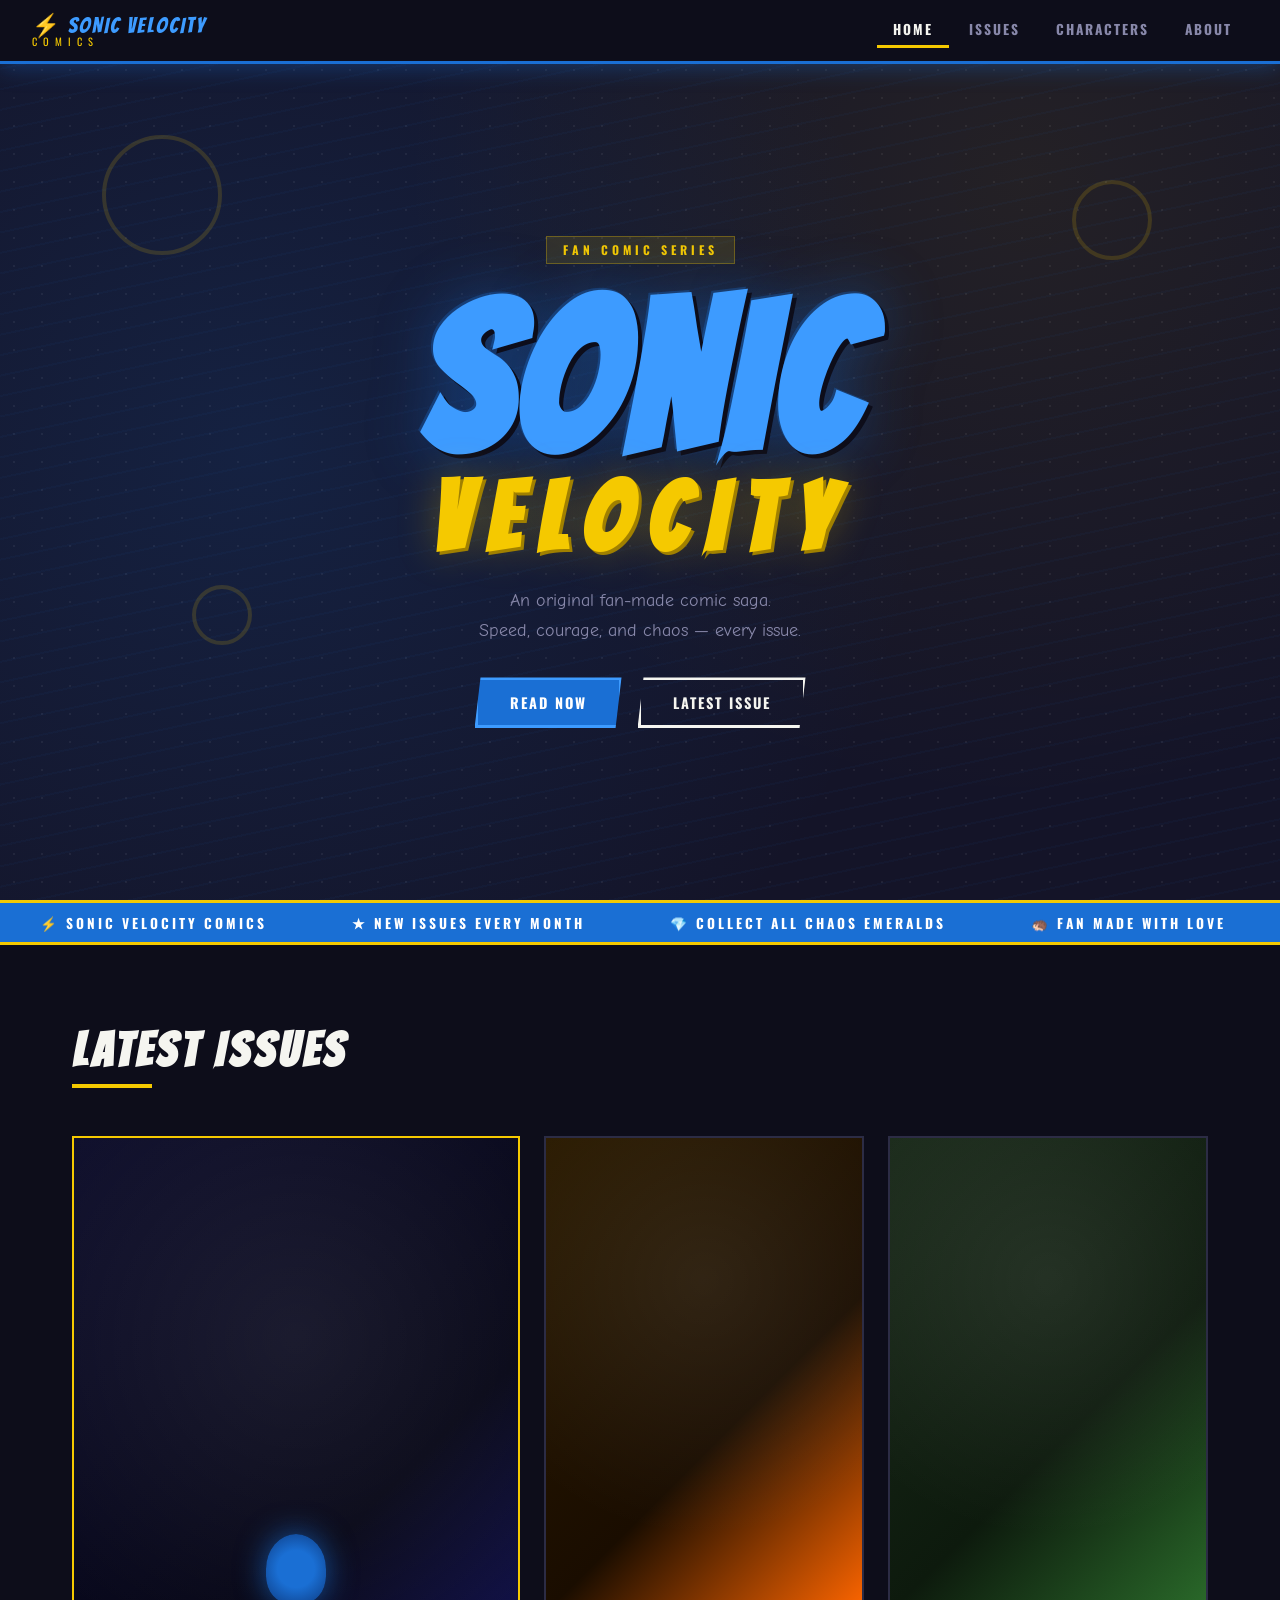
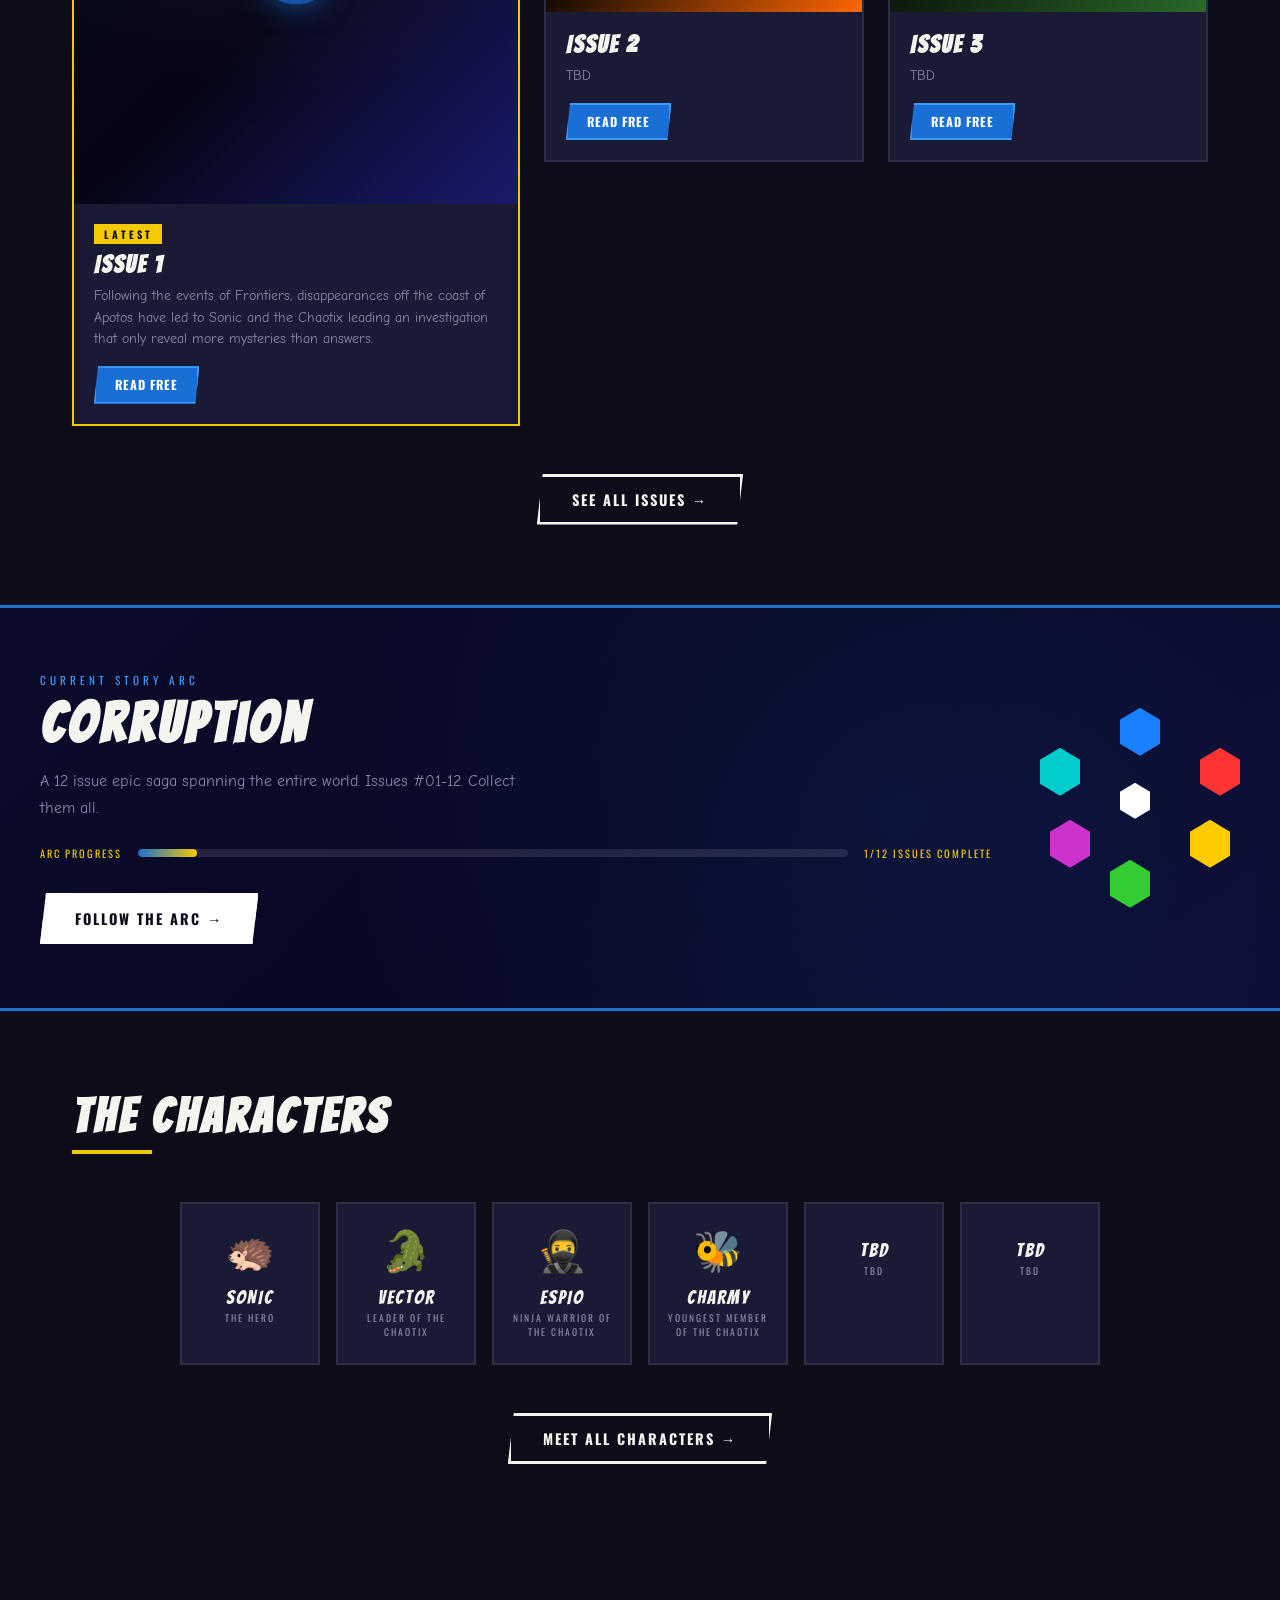
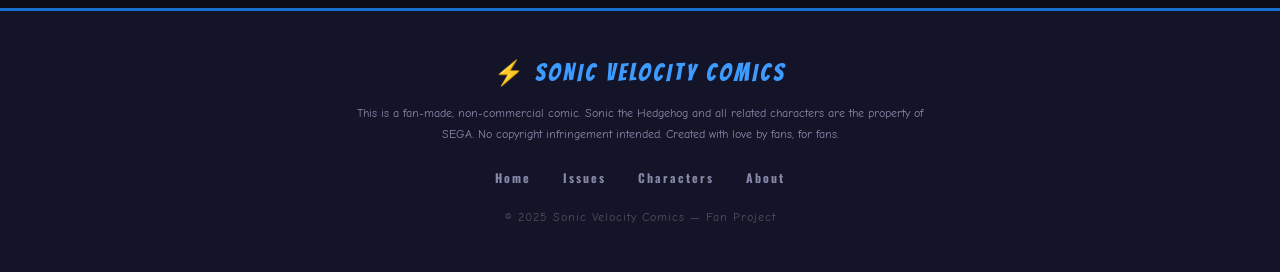
<file: index.html>
<!DOCTYPE html>
<html lang="en">
<head>
  <meta charset="UTF-8" />
  <meta name="viewport" content="width=device-width, initial-scale=1.0"/>
  <title>Sonic Velocity Comics</title>
  <link rel="stylesheet" href="style.css" />
  <link href="https://fonts.googleapis.com/css2?family=Bangers&family=Oswald:wght@400;700&family=Comic+Neue:wght@400;700&display=swap" rel="stylesheet"/>
</head>
<body>

<!-- NAVIGATION -->
<nav class="navbar">
  <div class="nav-logo">
    <span class="logo-text">⚡ SONIC VELOCITY</span>
    <span class="logo-sub">COMICS</span>
  </div>
  <ul class="nav-links">
    <li><a href="index.html" class="nav-link active">HOME</a></li>
    <li><a href="issues.html" class="nav-link">ISSUES</a></li>
    <li><a href="characters.html" class="nav-link">CHARACTERS</a></li>
    <li><a href="about.html" class="nav-link">ABOUT</a></li>
  </ul>
  <div class="nav-burger" onclick="toggleMenu()">
    <span></span><span></span><span></span>
  </div>
</nav>

<!-- HERO -->
<section class="hero">
  <div class="halftone-bg"></div>
  <div class="speed-lines"></div>
  <div class="hero-content">
    <div class="hero-badge">FAN COMIC SERIES</div>
    <h1 class="hero-title">
      <span class="title-line1">SONIC</span>
      <span class="title-line2">VELOCITY</span>
    </h1>
    <p class="hero-sub">An original fan-made comic saga.<br>Speed, courage, and chaos — every issue.</p>
    <div class="hero-btns">
      <a href="issues.html" class="btn btn-primary">READ NOW</a>
      <a href="issues.html#latest" class="btn btn-outline">LATEST ISSUE</a>
    </div>
  </div>
  <div class="hero-rings">
    <div class="ring ring1"></div>
    <div class="ring ring2"></div>
    <div class="ring ring3"></div>
  </div>
</section>

<!-- MARQUEE -->
<div class="marquee-bar">
  <div class="marquee-track">
    <span>⚡ SONIC VELOCITY COMICS</span>
    <span>★ NEW ISSUES EVERY MONTH</span>
    <span>💎 COLLECT ALL CHAOS EMERALDS</span>
    <span>🦔 FAN MADE WITH LOVE</span>
    <span>⚡ SONIC VELOCITY COMICS</span>
    <span>★ NEW ISSUES EVERY MONTH</span>
    <span>💎 COLLECT ALL CHAOS EMERALDS</span>
    <span>🦔 FAN MADE WITH LOVE</span>
  </div>
</div>

<!-- LATEST ISSUES PREVIEW -->
<section class="section issues-preview">
  <div class="section-header">
    <h2 class="section-title">LATEST ISSUES</h2>
    <div class="title-bar"></div>
  </div>
  <div class="issues-grid">

    <div class="issue-card featured">
      <div class="issue-num">#01</div>
      <div class="issue-cover">
        <div class="cover-art cover5">
          <div class="cover-sonic"></div>
          <div class="cover-rings-deco"></div>
        </div>
      </div>
      <div class="issue-info">
        <div class="issue-tag">LATEST</div>
        <h3 class="issue-title">Issue 1</h3>
        <p class="issue-desc">Following the events of Frontiers, disappearances off the coast of Apotos have led to Sonic and the Chaotix leading an investigation that only reveal more mysteries than answers. 
</p>
        <a href="issues.html#issue5" class="btn btn-small">READ FREE</a>
      </div>
    </div>

    <div class="issue-card">
      <div class="issue-num">#02</div>
      <div class="issue-cover">
        <div class="cover-art cover4"></div>
      </div>
      <div class="issue-info">
        <h3 class="issue-title">Issue 2</h3>
        <p class="issue-desc">TBD</p>
        <a href="issues.html#issue4" class="btn btn-small">READ FREE</a>
      </div>
    </div>

    <div class="issue-card">
      <div class="issue-num">#03</div>
      <div class="issue-cover">
        <div class="cover-art cover3"></div>
      </div>
      <div class="issue-info">
        <h3 class="issue-title">Issue 3</h3>
        <p class="issue-desc">TBD</p>
        <a href="issues.html#issue3" class="btn btn-small">READ FREE</a>
      </div>
    </div>

  </div>
  <div class="see-all-wrap">
    <a href="issues.html" class="btn btn-outline">SEE ALL ISSUES →</a>
  </div>
</section>

<!-- STORY ARC BANNER -->
<section class="arc-banner">
  <div class="arc-inner">
    <div class="arc-text">
      <div class="arc-label">CURRENT STORY ARC</div>
      <h2 class="arc-title">Corruption</h2>
      <p class="arc-desc">A 12 issue epic saga spanning the entire world. Issues #01-12. Collect them all.</p>
      <div class="arc-progress">
        <span class="arc-prog-label">ARC PROGRESS</span>
        <div class="prog-bar-wrap">
          <div class="prog-bar" style="width: 8.3333%"></div>
        </div>
        <span class="arc-prog-label">1/12 ISSUES COMPLETE</span>
      </div>
      <a href="issues.html" class="btn btn-white">FOLLOW THE ARC →</a>
    </div>
    <div class="arc-visual">
      <div class="chaos-emerald e1"></div>
      <div class="chaos-emerald e2"></div>
      <div class="chaos-emerald e3"></div>
      <div class="chaos-emerald e4"></div>
      <div class="chaos-emerald e5"></div>
      <div class="chaos-emerald e6"></div>
      <div class="chaos-emerald e7"></div>
    </div>
  </div>
</section>

<!-- CHARACTERS TEASER -->
<section class="section chars-teaser">
  <div class="section-header">
    <h2 class="section-title">The Characters</h2>
    <div class="title-bar"></div>
  </div>
  <div class="chars-row">
    <a href="characters.html#sonic" class="char-thumb">
      <div class="char-icon sonic-icon">🦔</div>
      <div class="char-name">SONIC</div>
      <div class="char-role">THE HERO</div>
    </a>
    <a href="characters.html#tails" class="char-thumb">
      <div class="char-icon tails-icon">🐊</div>
      <div class="char-name">VECTOR</div>
      <div class="char-role">LEADER OF THE CHAOTIX</div>
    </a>
    <a href="characters.html#knuckles" class="char-thumb">
      <div class="char-icon knux-icon">🥷</div>
      <div class="char-name">ESPIO</div>
      <div class="char-role">NINJA WARRIOR OF THE CHAOTIX</div>
    </a>
    <a href="characters.html#amy" class="char-thumb">
      <div class="char-icon amy-icon">🐝</div>
      <div class="char-name">CHARMY</div>
      <div class="char-role">YOUNGEST MEMBER OF THE CHAOTIX</div>
    </a>
    <a href="characters.html#shadow" class="char-thumb">
      <div class="char-icon shadow-icon"></div>
      <div class="char-name">TBD</div>
      <div class="char-role">TBD</div>
    </a>
    <a href="characters.html#eggman" class="char-thumb">
      <div class="char-icon egg-icon"></div>
      <div class="char-name">TBD</div>
      <div class="char-role">TBD</div>
    </a>
  </div>
  <div class="see-all-wrap">
    <a href="characters.html" class="btn btn-outline">MEET ALL CHARACTERS →</a>
  </div>
</section>

<!-- FOOTER -->
<footer class="footer">
  <div class="footer-inner">
    <div class="footer-logo">⚡ SONIC VELOCITY COMICS</div>
    <p class="footer-disclaimer">This is a fan-made, non-commercial comic. Sonic the Hedgehog and all related characters are the property of SEGA. No copyright infringement intended. Created with love by fans, for fans.</p>
    <div class="footer-links">
      <a href="index.html">Home</a>
      <a href="issues.html">Issues</a>
      <a href="characters.html">Characters</a>
      <a href="about.html">About</a>
    </div>
    <p class="footer-copy">© 2025 Sonic Velocity Comics — Fan Project</p>
  </div>
</footer>

<script src="script.js"></script>
</body>
</html>
</file>
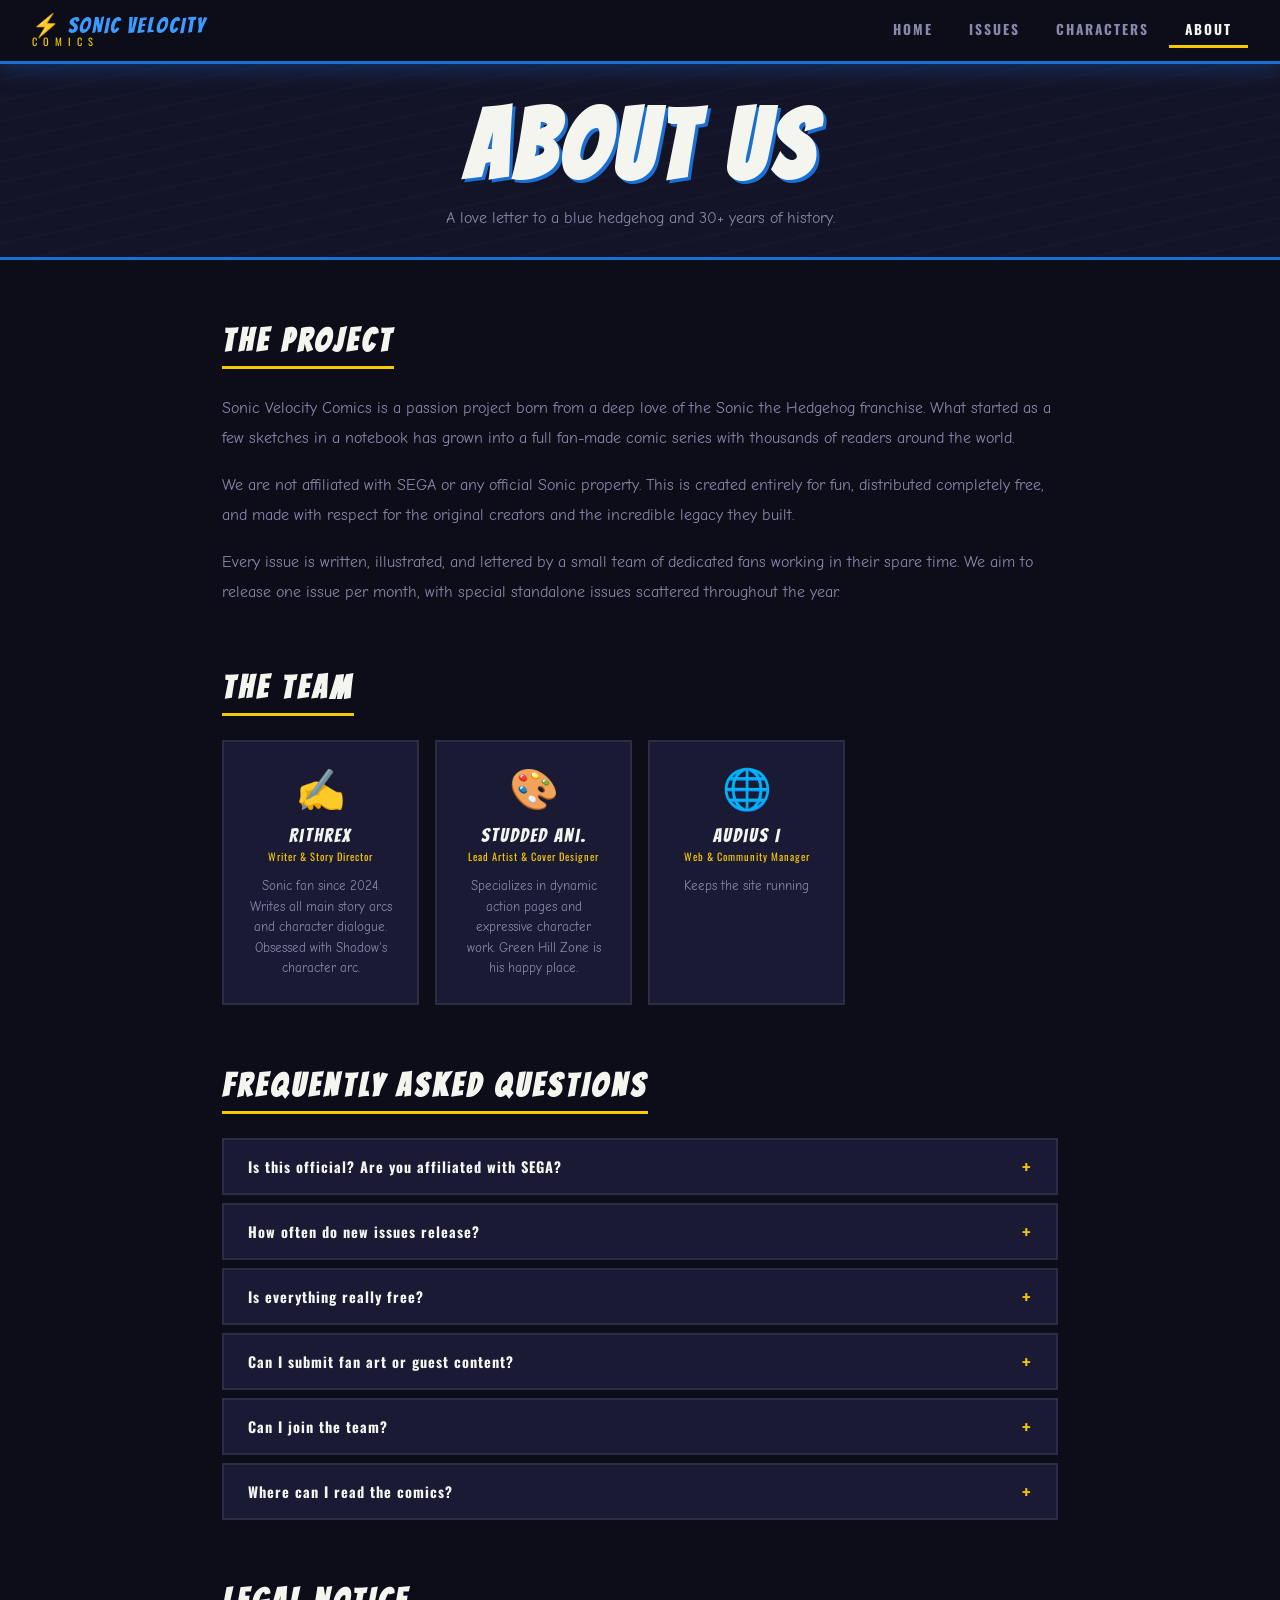
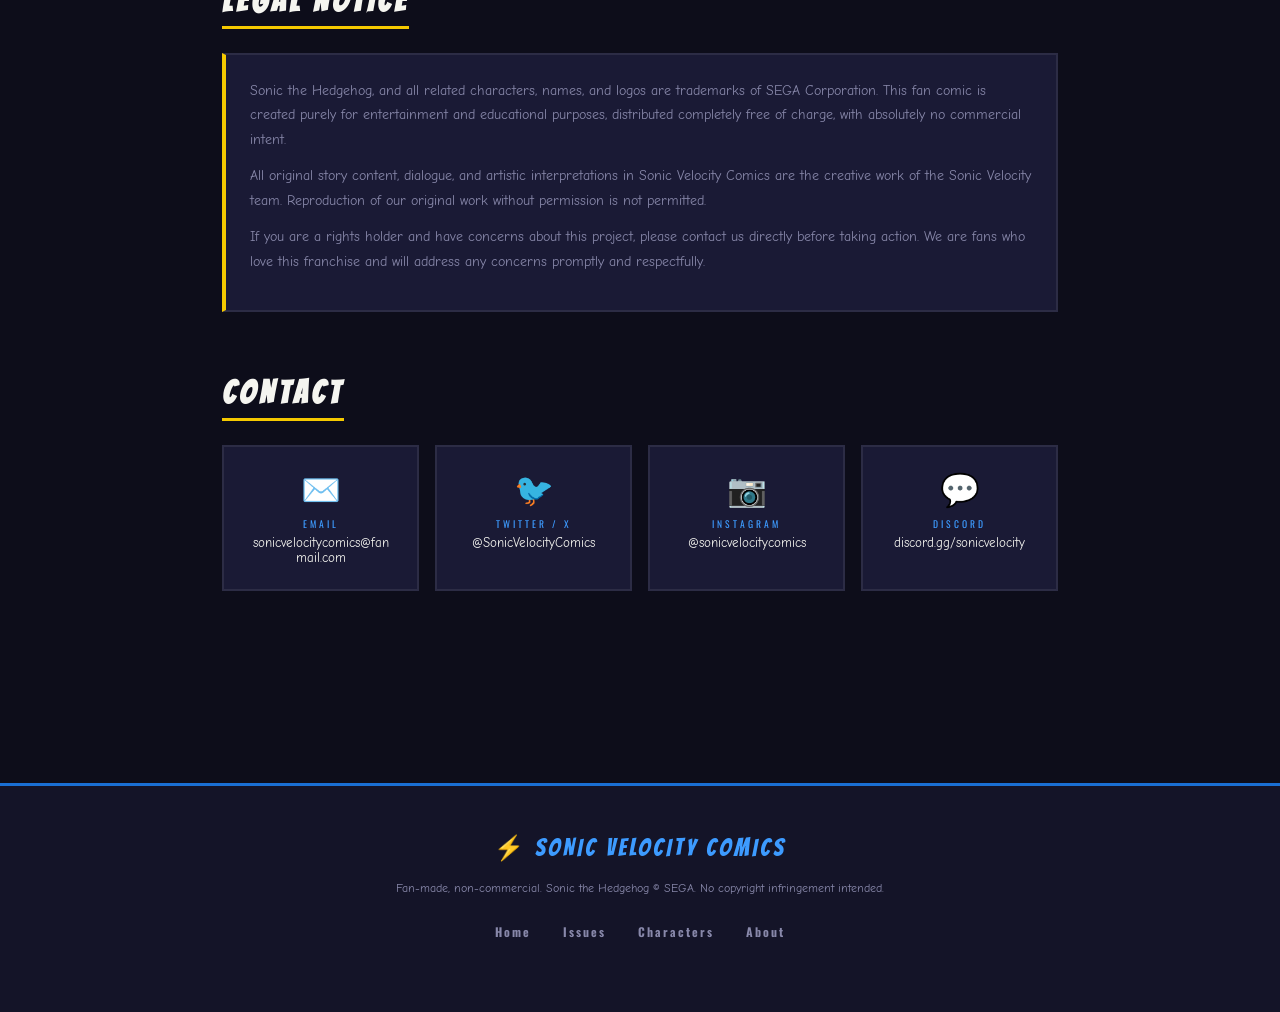
<file: about.html>
<!DOCTYPE html>
<html lang="en">
<head>
  <meta charset="UTF-8" />
  <meta name="viewport" content="width=device-width, initial-scale=1.0"/>
  <title>About — Sonic Velocity Comics</title>
  <link rel="stylesheet" href="style.css" />
  <link href="https://fonts.googleapis.com/css2?family=Bangers&family=Oswald:wght@400;700&family=Comic+Neue:wght@400;700&display=swap" rel="stylesheet"/>
</head>
<body>

<nav class="navbar">
  <div class="nav-logo">
    <span class="logo-text">⚡ SONIC VELOCITY</span>
    <span class="logo-sub">COMICS</span>
  </div>
  <ul class="nav-links">
    <li><a href="index.html" class="nav-link">HOME</a></li>
    <li><a href="issues.html" class="nav-link">ISSUES</a></li>
    <li><a href="characters.html" class="nav-link">CHARACTERS</a></li>
    <li><a href="about.html" class="nav-link active">ABOUT</a></li>
  </ul>
  <div class="nav-burger" onclick="toggleMenu()">
    <span></span><span></span><span></span>
  </div>
</nav>

<div class="page-header">
  <div class="speed-lines"></div>
  <h1 class="page-title">ABOUT US</h1>
  <p class="page-sub">A love letter to a blue hedgehog and 30+ years of history.</p>
</div>

<section class="section about-section">

  <div class="about-block">
    <h2 class="about-heading">THE PROJECT</h2>
    <div class="about-content">
      <p>Sonic Velocity Comics is a passion project born from a deep love of the Sonic the Hedgehog franchise. What started as a few sketches in a notebook has grown into a full fan-made comic series with thousands of readers around the world.</p>
      <p>We are not affiliated with SEGA or any official Sonic property. This is created entirely for fun, distributed completely free, and made with respect for the original creators and the incredible legacy they built.</p>
      <p>Every issue is written, illustrated, and lettered by a small team of dedicated fans working in their spare time. We aim to release one issue per month, with special standalone issues scattered throughout the year.</p>
    </div>
  </div>

  <div class="about-block">
    <h2 class="about-heading">THE TEAM</h2>
    <div class="team-grid">
      <div class="team-card">
        <div class="team-avatar">✍️</div>
        <div class="team-name">Rithrex</div>
        <div class="team-role">Writer & Story Director</div>
        <p class="team-bio">Sonic fan since 2024. Writes all main story arcs and character dialogue. Obsessed with Shadow's character arc.</p>
      </div>
      <div class="team-card">
        <div class="team-avatar">🎨</div>
        <div class="team-name">Studded Ani.</div>
        <div class="team-role">Lead Artist & Cover Designer</div>
        <p class="team-bio">Specializes in dynamic action pages and expressive character work. Green Hill Zone is his happy place.</p>
      </div>
      <div class="team-card">
        <div class="team-avatar">🌐</div>
        <div class="team-name">Audius I</div>
        <div class="team-role">Web & Community Manager</div>
        <p class="team-bio">Keeps the site running</p>
      </div>
    </div>
  </div>

  <div class="about-block">
    <h2 class="about-heading">FREQUENTLY ASKED QUESTIONS</h2>
    <div class="faq-list">
      <div class="faq-item" onclick="toggleFaq(this)">
        <div class="faq-q">Is this official? Are you affiliated with SEGA?</div>
        <div class="faq-a">No — this is entirely fan-made and non-commercial. We have no affiliation with SEGA, Sonic Team, or any official Sonic licensees. All Sonic characters belong to SEGA.</div>
      </div>
      <div class="faq-item" onclick="toggleFaq(this)">
        <div class="faq-q">How often do new issues release?</div>
        <div class="faq-a">We aim for one main issue per month, with exceptions. All release dates will be posted here, so keep checking often.</div>
      </div>
      <div class="faq-item" onclick="toggleFaq(this)">
        <div class="faq-q">Is everything really free?</div>
        <div class="faq-a">Yes! Every issue is completely free to read online and download. We will never charge for our fan comics. You can support us by sharing the site with other Sonic fans.</div>
      </div>
      <div class="faq-item" onclick="toggleFaq(this)">
        <div class="faq-q">Can I submit fan art or guest content?</div>
        <div class="faq-a">Absolutely! We love featuring fan art from our community. Send your submissions to our email address (on this page) with the subject line "FAN ART SUBMISSION." We'll credit you fully and feature it on our social channels.</div>
      </div>
      <div class="faq-item" onclick="toggleFaq(this)">
        <div class="faq-q">Can I join the team?</div>
        <div class="faq-a">We occasionally open spots for artists and writers. When we're looking, we'll post about it on social media. Keep an eye out — and in the meantime, build your portfolio!</div>
      </div>
      <div class="faq-item" onclick="toggleFaq(this)">
        <div class="faq-q">Where can I read the comics?</div>
        <div class="faq-a">Right here on this site! Head to the Issues page to read online or download each issue as a PDF. No account required.</div>
      </div>
    </div>
  </div>

  <div class="about-block">
    <h2 class="about-heading">LEGAL NOTICE</h2>
    <div class="legal-box">
      <p>Sonic the Hedgehog, and all related characters, names, and logos are trademarks of SEGA Corporation. This fan comic is created purely for entertainment and educational purposes, distributed completely free of charge, with absolutely no commercial intent.</p>
      <p>All original story content, dialogue, and artistic interpretations in Sonic Velocity Comics are the creative work of the Sonic Velocity team. Reproduction of our original work without permission is not permitted.</p>
      <p>If you are a rights holder and have concerns about this project, please contact us directly before taking action. We are fans who love this franchise and will address any concerns promptly and respectfully.</p>
    </div>
  </div>

  <div class="about-block contact-block">
    <h2 class="about-heading">CONTACT</h2>
    <div class="contact-grid">
      <div class="contact-item">
        <div class="contact-icon">✉️</div>
        <div class="contact-label">EMAIL</div>
        <div class="contact-val">sonicvelocitycomics@fanmail.com</div>
      </div>
      <div class="contact-item">
        <div class="contact-icon">🐦</div>
        <div class="contact-label">TWITTER / X</div>
        <div class="contact-val">@SonicVelocityComics</div>
      </div>
      <div class="contact-item">
        <div class="contact-icon">📷</div>
        <div class="contact-label">INSTAGRAM</div>
        <div class="contact-val">@sonicvelocitycomics</div>
      </div>
      <div class="contact-item">
        <div class="contact-icon">💬</div>
        <div class="contact-label">DISCORD</div>
        <div class="contact-val">discord.gg/sonicvelocity</div>
      </div>
    </div>
  </div>

</section>

<footer class="footer">
  <div class="footer-inner">
    <div class="footer-logo">⚡ SONIC VELOCITY COMICS</div>
    <p class="footer-disclaimer">Fan-made, non-commercial. Sonic the Hedgehog © SEGA. No copyright infringement intended.</p>
    <div class="footer-links">
      <a href="index.html">Home</a>
      <a href="issues.html">Issues</a>
      <a href="characters.html">Characters</a>
      <a href="about.html">About</a>
    </div>
  </div>
</footer>

<script src="script.js"></script>
</body>
</html>
</file>
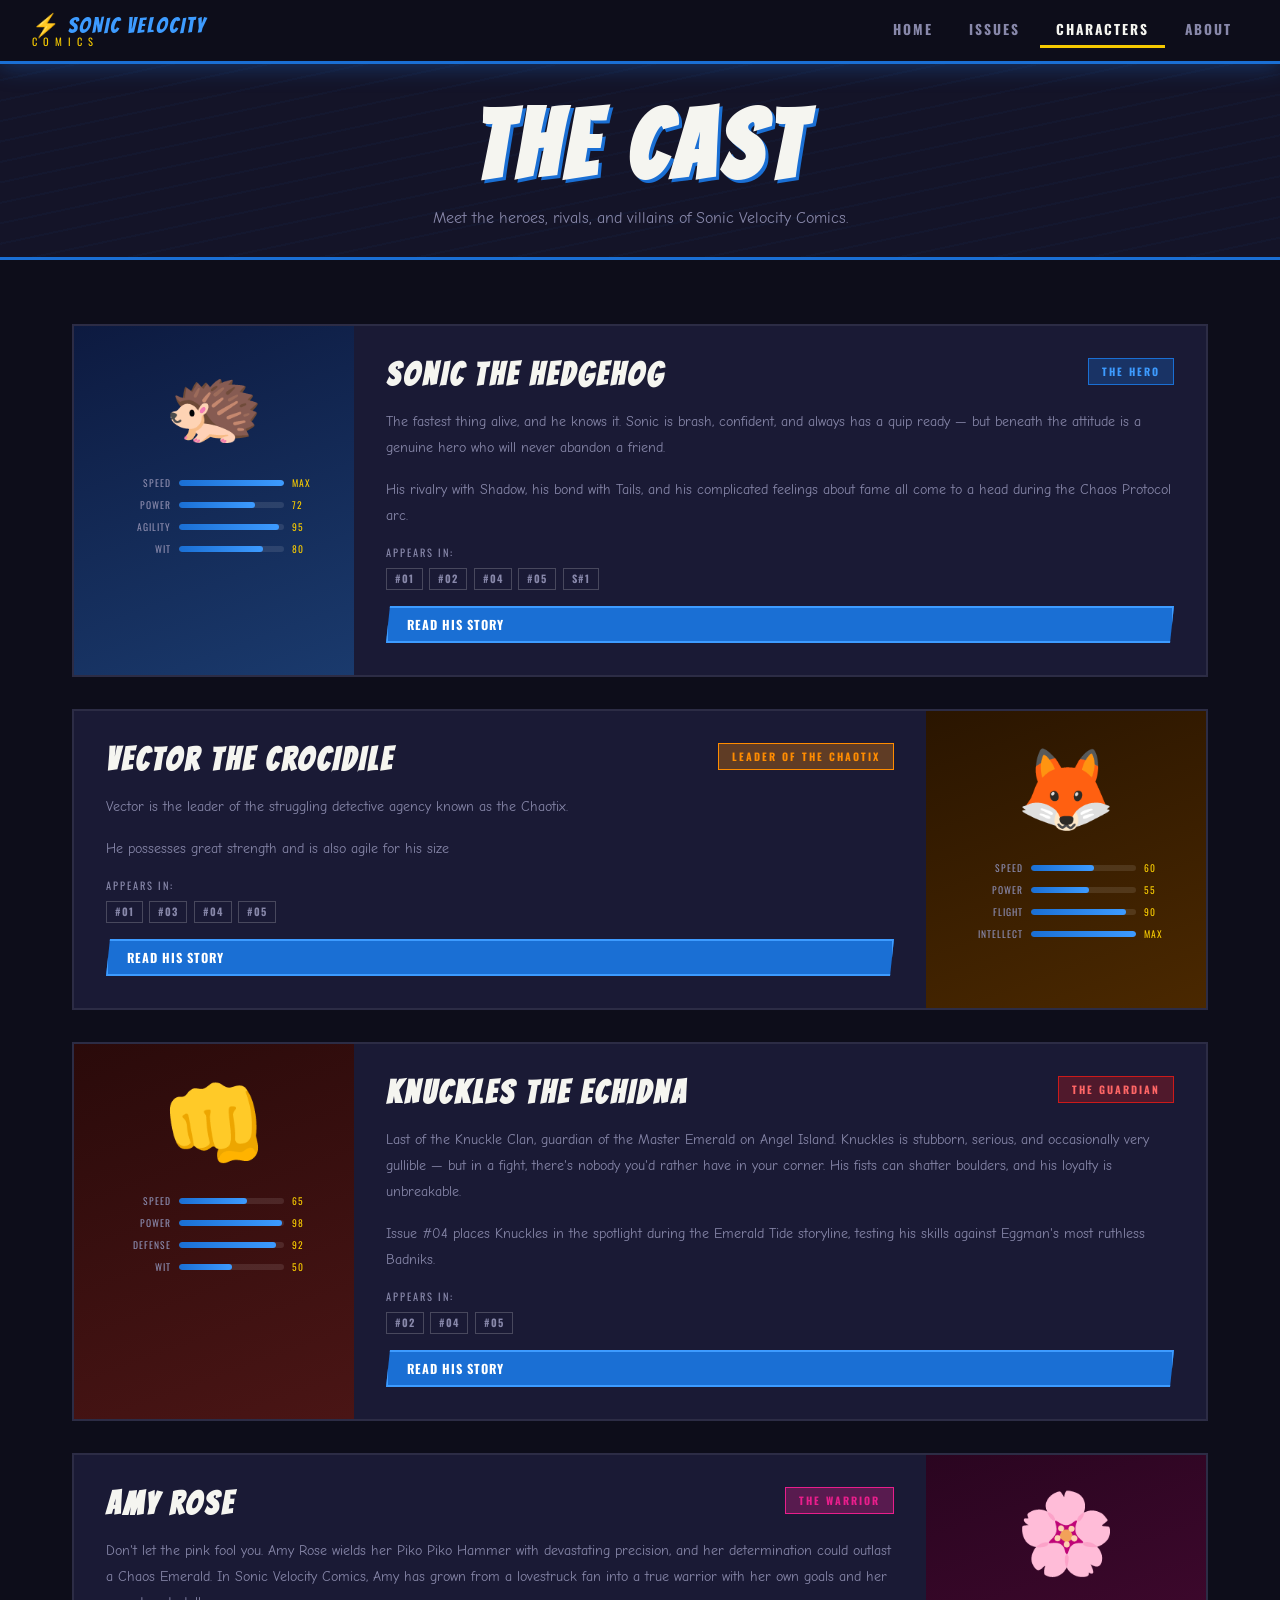
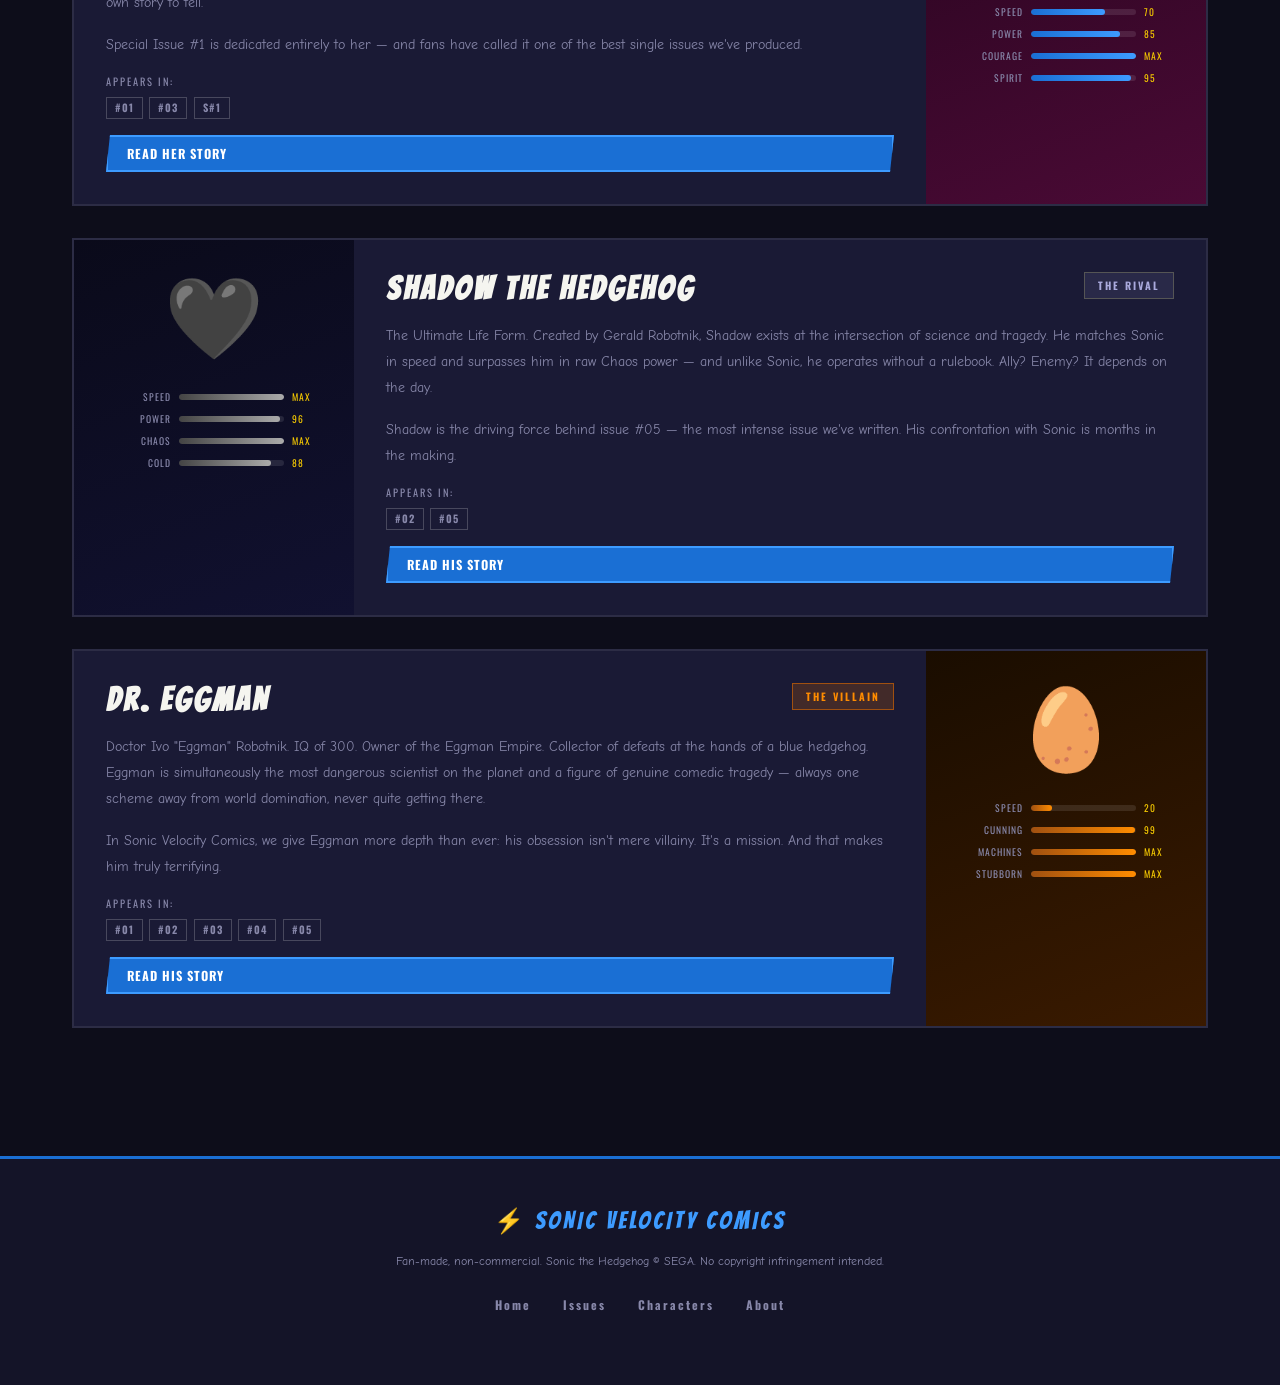
<file: characters.html>
<!DOCTYPE html>
<html lang="en">
<head>
  <meta charset="UTF-8" />
  <meta name="viewport" content="width=device-width, initial-scale=1.0"/>
  <title>Characters — Sonic Velocity Comics</title>
  <link rel="stylesheet" href="style.css" />
  <link href="https://fonts.googleapis.com/css2?family=Bangers&family=Oswald:wght@400;700&family=Comic+Neue:wght@400;700&display=swap" rel="stylesheet"/>
</head>
<body>

<nav class="navbar">
  <div class="nav-logo">
    <span class="logo-text">⚡ SONIC VELOCITY</span>
    <span class="logo-sub">COMICS</span>
  </div>
  <ul class="nav-links">
    <li><a href="index.html" class="nav-link">HOME</a></li>
    <li><a href="issues.html" class="nav-link">ISSUES</a></li>
    <li><a href="characters.html" class="nav-link active">CHARACTERS</a></li>
    <li><a href="about.html" class="nav-link">ABOUT</a></li>
  </ul>
  <div class="nav-burger" onclick="toggleMenu()">
    <span></span><span></span><span></span>
  </div>
</nav>

<div class="page-header">
  <div class="speed-lines"></div>
  <h1 class="page-title">THE CAST</h1>
  <p class="page-sub">Meet the heroes, rivals, and villains of Sonic Velocity Comics.</p>
</div>

<section class="section chars-full">

  <!-- SONIC -->
  <div class="char-card" id="sonic">
    <div class="char-card-side sonic-card-side">
      <div class="char-big-icon">🦔</div>
      <div class="char-stat-block">
        <div class="stat-row"><span class="stat-name">SPEED</span><div class="stat-bar"><div class="stat-fill" style="width:100%"></div></div><span>MAX</span></div>
        <div class="stat-row"><span class="stat-name">POWER</span><div class="stat-bar"><div class="stat-fill" style="width:72%"></div></div><span>72</span></div>
        <div class="stat-row"><span class="stat-name">AGILITY</span><div class="stat-bar"><div class="stat-fill" style="width:95%"></div></div><span>95</span></div>
        <div class="stat-row"><span class="stat-name">WIT</span><div class="stat-bar"><div class="stat-fill" style="width:80%"></div></div><span>80</span></div>
      </div>
    </div>
    <div class="char-card-info">
      <div class="char-info-header">
        <h2 class="char-big-name">SONIC THE HEDGEHOG</h2>
        <div class="char-role-tag hero-tag">THE HERO</div>
      </div>
      <p class="char-bio">The fastest thing alive, and he knows it. Sonic is brash, confident, and always has a quip ready — but beneath the attitude is a genuine hero who will never abandon a friend.</p>
      <p class="char-bio">His rivalry with Shadow, his bond with Tails, and his complicated feelings about fame all come to a head during the Chaos Protocol arc.</p>
      <div class="char-appearances">
        <div class="appear-label">APPEARS IN:</div>
        <div class="appear-tags">
          <span class="appear-tag">#01</span>
          <span class="appear-tag">#02</span>
          <span class="appear-tag">#04</span>
          <span class="appear-tag">#05</span>
          <span class="appear-tag">S#1</span>
        </div>
      </div>
      <a href="issues.html#issue1" class="btn btn-small">READ HIS STORY</a>
    </div>
  </div>

  <!-- TAILS -->
  <div class="char-card reverse" id="tails">
    <div class="char-card-side tails-card-side">
      <div class="char-big-icon">🦊</div>
      <div class="char-stat-block">
        <div class="stat-row"><span class="stat-name">SPEED</span><div class="stat-bar"><div class="stat-fill" style="width:60%"></div></div><span>60</span></div>
        <div class="stat-row"><span class="stat-name">POWER</span><div class="stat-bar"><div class="stat-fill" style="width:55%"></div></div><span>55</span></div>
        <div class="stat-row"><span class="stat-name">FLIGHT</span><div class="stat-bar"><div class="stat-fill" style="width:90%"></div></div><span>90</span></div>
        <div class="stat-row"><span class="stat-name">INTELLECT</span><div class="stat-bar"><div class="stat-fill" style="width:100%"></div></div><span>MAX</span></div>
      </div>
    </div>
    <div class="char-card-info">
      <div class="char-info-header">
        <h2 class="char-big-name">VECTOR THE CROCIDILE</h2>
        <div class="char-role-tag tails-tag">LEADER OF THE CHAOTIX</div>
      </div>
      <p class="char-bio">Vector is the leader of the struggling detective agency known as the Chaotix.</p>
      <p class="char-bio">He possesses great strength and is also agile for his size</p>
      <div class="char-appearances">
        <div class="appear-label">APPEARS IN:</div>
        <div class="appear-tags">
          <span class="appear-tag">#01</span>
          <span class="appear-tag">#03</span>
          <span class="appear-tag">#04</span>
          <span class="appear-tag">#05</span>
        </div>
      </div>
      <a href="issues.html#issue3" class="btn btn-small">READ HIS STORY</a>
    </div>
  </div>

  <!-- KNUCKLES -->
  <div class="char-card" id="knuckles">
    <div class="char-card-side knux-card-side">
      <div class="char-big-icon">👊</div>
      <div class="char-stat-block">
        <div class="stat-row"><span class="stat-name">SPEED</span><div class="stat-bar"><div class="stat-fill" style="width:65%"></div></div><span>65</span></div>
        <div class="stat-row"><span class="stat-name">POWER</span><div class="stat-bar"><div class="stat-fill" style="width:98%"></div></div><span>98</span></div>
        <div class="stat-row"><span class="stat-name">DEFENSE</span><div class="stat-bar"><div class="stat-fill" style="width:92%"></div></div><span>92</span></div>
        <div class="stat-row"><span class="stat-name">WIT</span><div class="stat-bar"><div class="stat-fill" style="width:50%"></div></div><span>50</span></div>
      </div>
    </div>
    <div class="char-card-info">
      <div class="char-info-header">
        <h2 class="char-big-name">KNUCKLES THE ECHIDNA</h2>
        <div class="char-role-tag knux-tag">THE GUARDIAN</div>
      </div>
      <p class="char-bio">Last of the Knuckle Clan, guardian of the Master Emerald on Angel Island. Knuckles is stubborn, serious, and occasionally very gullible — but in a fight, there's nobody you'd rather have in your corner. His fists can shatter boulders, and his loyalty is unbreakable.</p>
      <p class="char-bio">Issue #04 places Knuckles in the spotlight during the Emerald Tide storyline, testing his skills against Eggman's most ruthless Badniks.</p>
      <div class="char-appearances">
        <div class="appear-label">APPEARS IN:</div>
        <div class="appear-tags">
          <span class="appear-tag">#02</span>
          <span class="appear-tag">#04</span>
          <span class="appear-tag">#05</span>
        </div>
      </div>
      <a href="issues.html#issue4" class="btn btn-small">READ HIS STORY</a>
    </div>
  </div>

  <!-- AMY -->
  <div class="char-card reverse" id="amy">
    <div class="char-card-side amy-card-side">
      <div class="char-big-icon">🌸</div>
      <div class="char-stat-block">
        <div class="stat-row"><span class="stat-name">SPEED</span><div class="stat-bar"><div class="stat-fill" style="width:70%"></div></div><span>70</span></div>
        <div class="stat-row"><span class="stat-name">POWER</span><div class="stat-bar"><div class="stat-fill" style="width:85%"></div></div><span>85</span></div>
        <div class="stat-row"><span class="stat-name">COURAGE</span><div class="stat-bar"><div class="stat-fill" style="width:100%"></div></div><span>MAX</span></div>
        <div class="stat-row"><span class="stat-name">SPIRIT</span><div class="stat-bar"><div class="stat-fill" style="width:95%"></div></div><span>95</span></div>
      </div>
    </div>
    <div class="char-card-info">
      <div class="char-info-header">
        <h2 class="char-big-name">AMY ROSE</h2>
        <div class="char-role-tag amy-tag">THE WARRIOR</div>
      </div>
      <p class="char-bio">Don't let the pink fool you. Amy Rose wields her Piko Piko Hammer with devastating precision, and her determination could outlast a Chaos Emerald. In Sonic Velocity Comics, Amy has grown from a lovestruck fan into a true warrior with her own goals and her own story to tell.</p>
      <p class="char-bio">Special Issue #1 is dedicated entirely to her — and fans have called it one of the best single issues we've produced.</p>
      <div class="char-appearances">
        <div class="appear-label">APPEARS IN:</div>
        <div class="appear-tags">
          <span class="appear-tag">#01</span>
          <span class="appear-tag">#03</span>
          <span class="appear-tag">S#1</span>
        </div>
      </div>
      <a href="issues.html#issueS1" class="btn btn-small">READ HER STORY</a>
    </div>
  </div>

  <!-- SHADOW -->
  <div class="char-card" id="shadow">
    <div class="char-card-side shadow-card-side">
      <div class="char-big-icon">🖤</div>
      <div class="char-stat-block">
        <div class="stat-row"><span class="stat-name">SPEED</span><div class="stat-bar"><div class="stat-fill shadow-fill" style="width:100%"></div></div><span>MAX</span></div>
        <div class="stat-row"><span class="stat-name">POWER</span><div class="stat-bar"><div class="stat-fill shadow-fill" style="width:96%"></div></div><span>96</span></div>
        <div class="stat-row"><span class="stat-name">CHAOS</span><div class="stat-bar"><div class="stat-fill shadow-fill" style="width:100%"></div></div><span>MAX</span></div>
        <div class="stat-row"><span class="stat-name">COLD</span><div class="stat-bar"><div class="stat-fill shadow-fill" style="width:88%"></div></div><span>88</span></div>
      </div>
    </div>
    <div class="char-card-info">
      <div class="char-info-header">
        <h2 class="char-big-name">SHADOW THE HEDGEHOG</h2>
        <div class="char-role-tag shadow-tag">THE RIVAL</div>
      </div>
      <p class="char-bio">The Ultimate Life Form. Created by Gerald Robotnik, Shadow exists at the intersection of science and tragedy. He matches Sonic in speed and surpasses him in raw Chaos power — and unlike Sonic, he operates without a rulebook. Ally? Enemy? It depends on the day.</p>
      <p class="char-bio">Shadow is the driving force behind issue #05 — the most intense issue we've written. His confrontation with Sonic is months in the making.</p>
      <div class="char-appearances">
        <div class="appear-label">APPEARS IN:</div>
        <div class="appear-tags">
          <span class="appear-tag">#02</span>
          <span class="appear-tag">#05</span>
        </div>
      </div>
      <a href="issues.html#issue5" class="btn btn-small">READ HIS STORY</a>
    </div>
  </div>

  <!-- EGGMAN -->
  <div class="char-card reverse" id="eggman">
    <div class="char-card-side egg-card-side">
      <div class="char-big-icon">🥚</div>
      <div class="char-stat-block">
        <div class="stat-row"><span class="stat-name">SPEED</span><div class="stat-bar"><div class="stat-fill egg-fill" style="width:20%"></div></div><span>20</span></div>
        <div class="stat-row"><span class="stat-name">CUNNING</span><div class="stat-bar"><div class="stat-fill egg-fill" style="width:99%"></div></div><span>99</span></div>
        <div class="stat-row"><span class="stat-name">MACHINES</span><div class="stat-bar"><div class="stat-fill egg-fill" style="width:100%"></div></div><span>MAX</span></div>
        <div class="stat-row"><span class="stat-name">STUBBORN</span><div class="stat-bar"><div class="stat-fill egg-fill" style="width:100%"></div></div><span>MAX</span></div>
      </div>
    </div>
    <div class="char-card-info">
      <div class="char-info-header">
        <h2 class="char-big-name">DR. EGGMAN</h2>
        <div class="char-role-tag egg-tag">THE VILLAIN</div>
      </div>
      <p class="char-bio">Doctor Ivo "Eggman" Robotnik. IQ of 300. Owner of the Eggman Empire. Collector of defeats at the hands of a blue hedgehog. Eggman is simultaneously the most dangerous scientist on the planet and a figure of genuine comedic tragedy — always one scheme away from world domination, never quite getting there.</p>
      <p class="char-bio">In Sonic Velocity Comics, we give Eggman more depth than ever: his obsession isn't mere villainy. It's a mission. And that makes him truly terrifying.</p>
      <div class="char-appearances">
        <div class="appear-label">APPEARS IN:</div>
        <div class="appear-tags">
          <span class="appear-tag">#01</span>
          <span class="appear-tag">#02</span>
          <span class="appear-tag">#03</span>
          <span class="appear-tag">#04</span>
          <span class="appear-tag">#05</span>
        </div>
      </div>
      <a href="issues.html#issue1" class="btn btn-small">READ HIS STORY</a>
    </div>
  </div>

</section>

<footer class="footer">
  <div class="footer-inner">
    <div class="footer-logo">⚡ SONIC VELOCITY COMICS</div>
    <p class="footer-disclaimer">Fan-made, non-commercial. Sonic the Hedgehog © SEGA. No copyright infringement intended.</p>
    <div class="footer-links">
      <a href="index.html">Home</a>
      <a href="issues.html">Issues</a>
      <a href="characters.html">Characters</a>
      <a href="about.html">About</a>
    </div>
  </div>
</footer>

<script src="script.js"></script>
</body>
</html>
</file>
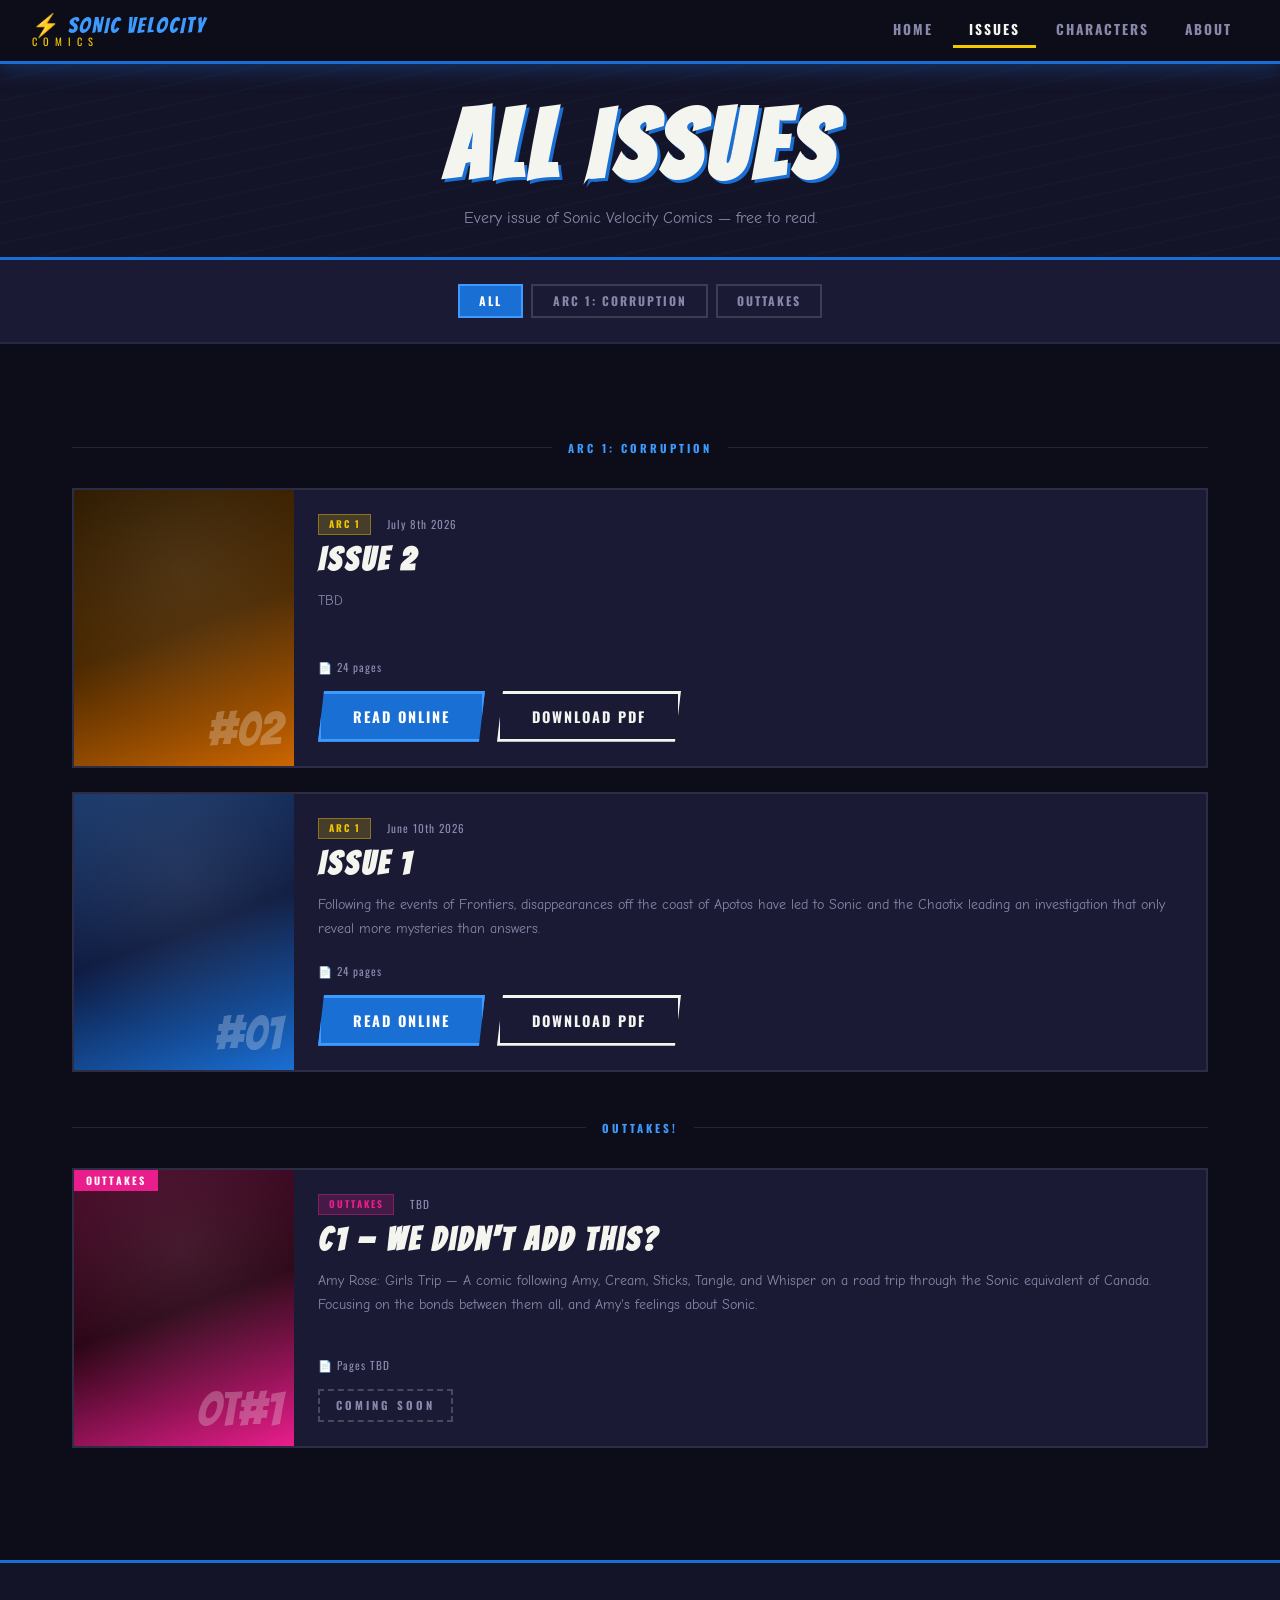
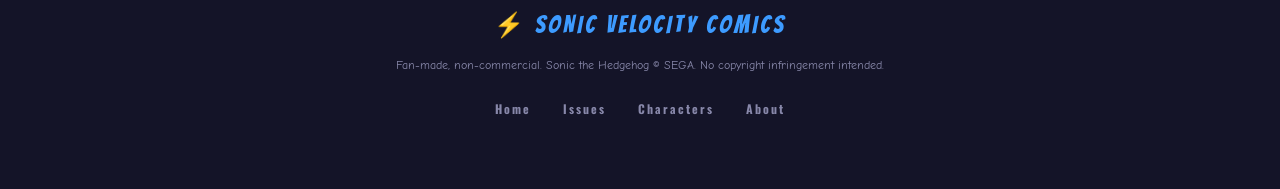
<file: issues.html>
<!DOCTYPE html>
<html lang="en">
<head>
  <meta charset="UTF-8" />
  <meta name="viewport" content="width=device-width, initial-scale=1.0"/>
  <title>Issues — Sonic Velocity Comics</title>
  <link rel="stylesheet" href="style.css" />
  <link href="https://fonts.googleapis.com/css2?family=Bangers&family=Oswald:wght@400;700&family=Comic+Neue:wght@400;700&display=swap" rel="stylesheet"/>
</head>
<body>

<nav class="navbar">
  <div class="nav-logo">
    <span class="logo-text">⚡ SONIC VELOCITY</span>
    <span class="logo-sub">COMICS</span>
  </div>
  <ul class="nav-links">
    <li><a href="index.html" class="nav-link">HOME</a></li>
    <li><a href="issues.html" class="nav-link active">ISSUES</a></li>
    <li><a href="characters.html" class="nav-link">CHARACTERS</a></li>
    <li><a href="about.html" class="nav-link">ABOUT</a></li>
  </ul>
  <div class="nav-burger" onclick="toggleMenu()">
    <span></span><span></span><span></span>
  </div>
</nav>

<!-- PAGE HEADER -->
<div class="page-header">
  <div class="speed-lines"></div>
  <h1 class="page-title">ALL ISSUES</h1>
  <p class="page-sub">Every issue of Sonic Velocity Comics — free to read.</p>
</div>

<!-- ARC FILTER -->
<div class="filter-bar">
  <button class="filter-btn active" onclick="filterIssues('all', event)">ALL</button>
  <button class="filter-btn" onclick="filterIssues('origins', event)">ARC 1: CORRUPTION</button>
  <button class="filter-btn" onclick="filterIssues('standalone', event)">OUTTAKES</button>
</div>

<!-- ISSUES LIST -->
<section class="section issues-full">

  <!-- ARC 1 HEADER -->
  <div class="arc-divider">
    <div class="arc-div-line"></div>
    <span class="arc-div-label">ARC 1: CORRUPTION</span>
    <div class="arc-div-line"></div>
  </div>

  <div class="full-issues-grid">

    <div class="full-issue-card" id="issue2" data-arc="origins">
      <div class="full-cover cover2">
        <div class="full-issue-num">#02</div>
      </div>
      <div class="full-issue-details">
        <div class="full-meta">
          <span class="full-arc-tag origins-tag">ARC 1</span>
          <span class="full-date">July 8th 2026</span>
        </div>
        <h2 class="full-issue-title">Issue 2</h2>
        <p class="full-synopsis">TBD</p>
        <div class="full-stats">
          <span>📄 24 pages</span>
        </div>
        <div class="full-btns">
          <a href="#" class="btn btn-primary" onclick="openReader('issue2')">READ ONLINE</a>
          <a href="#" class="btn btn-outline" onclick="downloadIssue('issue2')">DOWNLOAD PDF</a>
        </div>
      </div>
    </div>

    <div class="full-issue-card" id="issue1" data-arc="origins">
      <div class="full-cover cover1">
        <div class="full-issue-num">#01</div>
      </div>
      <div class="full-issue-details">
        <div class="full-meta">
          <span class="full-arc-tag origins-tag">ARC 1</span>
          <span class="full-date">June 10th 2026</span>
        </div>
        <h2 class="full-issue-title">Issue 1</h2>
        <p class="full-synopsis">Following the events of Frontiers, disappearances off the coast of Apotos have led to Sonic and the Chaotix leading an investigation that only reveal more mysteries than answers.</p>
        <div class="full-stats">
          <span>📄 24 pages</span>
        </div>
        <div class="full-btns">
          <a href="https://drive.google.com/file/d/11GIf9f1TW3elnDlw2_ifvjaw7HDE4L3h/view?usp=drivesdk" class="btn btn-primary" target="_blank" rel="noopener noreferrer">READ ONLINE</a>
          <a href="#" class="btn btn-outline" onclick="downloadIssue('issue1')">DOWNLOAD PDF</a>
        </div>
      </div>
    </div>

  </div>

  <!-- OUTTAKES -->
  <div class="arc-divider">
    <div class="arc-div-line"></div>
    <span class="arc-div-label">OUTTAKES!</span>
    <div class="arc-div-line"></div>
  </div>

  <div class="full-issues-grid">

    <div class="full-issue-card" id="issueS1" data-arc="standalone">
      <div class="full-cover coverS1">
        <div class="full-issue-badge special">OUTTAKES</div>
        <div class="full-issue-num">OT#1</div>
      </div>
      <div class="full-issue-details">
        <div class="full-meta">
          <span class="full-arc-tag special-tag">OUTTAKES</span>
          <span class="full-date">TBD</span>
        </div>
        <h2 class="full-issue-title">C1 — We Didn't Add This?</h2>
        <p class="full-synopsis">Amy Rose: Girls Trip — A comic following Amy, Cream, Sticks, Tangle, and Whisper on a road trip through the Sonic equivalent of Canada. Focusing on the bonds between them all, and Amy's feelings about Sonic.</p>
        <div class="full-stats">
          <span>📄 Pages TBD</span>
        </div>
        <div class="full-btns">
          <span class="coming-soon-tag">COMING SOON</span>
        </div>
      </div>
    </div>

  </div>

</section>

<!-- READER MODAL -->
<div class="reader-modal" id="readerModal">
  <div class="reader-inner">
    <div class="reader-header">
      <span class="reader-title" id="readerTitle">SONIC VELOCITY — READING</span>
      <button class="reader-close" onclick="closeReader()">✕ CLOSE</button>
    </div>
    <div class="reader-body">
      <div class="reader-page-display">
        <div class="mock-page" id="mockPage">
          <div class="mock-panel p1"></div>
          <div class="mock-panel p2"></div>
          <div class="mock-panel p3"></div>
          <div class="mock-panel p4"></div>
        </div>
      </div>
      <div class="reader-controls">
        <button class="reader-btn" onclick="prevPage()">◀ PREV</button>
        <span class="reader-pg-info" id="pageInfo">Page 1 of 24</span>
        <button class="reader-btn" onclick="nextPage()">NEXT ▶</button>
      </div>
      <p class="reader-note">📌 This is a demo reader. Upload your comic pages to populate each issue.</p>
    </div>
  </div>
</div>

<footer class="footer">
  <div class="footer-inner">
    <div class="footer-logo">⚡ SONIC VELOCITY COMICS</div>
    <p class="footer-disclaimer">Fan-made, non-commercial. Sonic the Hedgehog © SEGA. No copyright infringement intended.</p>
    <div class="footer-links">
      <a href="index.html">Home</a>
      <a href="issues.html">Issues</a>
      <a href="characters.html">Characters</a>
      <a href="about.html">About</a>
    </div>
  </div>
</footer>

<script src="script.js"></script>
</body>
</html>
</file>
<file: style.css>
/* ===========================
   SONIC VELOCITY COMICS
   Main Stylesheet
   =========================== */

:root {
  --sonic-blue: #1a6fd4;
  --sonic-blue-light: #3d9bff;
  --sonic-red: #e82c2c;
  --sonic-yellow: #f5c900;
  --sonic-dark: #0d0d1a;
  --sonic-dark2: #141428;
  --sonic-panel: #1a1a35;
  --sonic-white: #f5f5f0;
  --sonic-grey: #8888aa;
  --tails-orange: #ff8c00;
  --knux-red: #cc1a1a;
  --amy-pink: #e91e8c;
  --shadow-dark: #222244;
  --egg-brown: #a05010;

  --font-display: 'Bangers', cursive;
  --font-heading: 'Oswald', sans-serif;
  --font-body: 'Comic Neue', cursive;
}

*, *::before, *::after {
  box-sizing: border-box;
  margin: 0;
  padding: 0;
}

html {
  scroll-behavior: smooth;
}

body {
  background: var(--sonic-dark);
  color: var(--sonic-white);
  font-family: var(--font-body);
  overflow-x: hidden;
}

/* ========================
   NAVBAR
   ======================== */
.navbar {
  position: fixed;
  top: 0; left: 0; right: 0;
  z-index: 1000;
  display: flex;
  align-items: center;
  justify-content: space-between;
  padding: 0 2rem;
  height: 64px;
  background: var(--sonic-dark);
  border-bottom: 3px solid var(--sonic-blue);
  box-shadow: 0 2px 24px rgba(26,111,212,0.4);
}

.nav-logo {
  display: flex;
  flex-direction: column;
  line-height: 1;
}

.logo-text {
  font-family: var(--font-display);
  font-size: 1.4rem;
  color: var(--sonic-blue-light);
  letter-spacing: 2px;
}

.logo-sub {
  font-family: var(--font-heading);
  font-size: 0.65rem;
  letter-spacing: 6px;
  color: var(--sonic-yellow);
  text-transform: uppercase;
}

.nav-links {
  display: flex;
  list-style: none;
  gap: 0.25rem;
}

.nav-link {
  display: block;
  padding: 0.4rem 1rem;
  font-family: var(--font-heading);
  font-weight: 700;
  font-size: 0.85rem;
  letter-spacing: 2px;
  color: var(--sonic-grey);
  text-decoration: none;
  border-bottom: 3px solid transparent;
  transition: color 0.2s, border-color 0.2s;
}

.nav-link:hover,
.nav-link.active {
  color: var(--sonic-white);
  border-bottom-color: var(--sonic-yellow);
}

.nav-burger {
  display: none;
  flex-direction: column;
  gap: 5px;
  cursor: pointer;
  padding: 4px;
}

.nav-burger span {
  width: 24px;
  height: 2px;
  background: var(--sonic-white);
  border-radius: 2px;
  transition: transform 0.3s;
}

/* ========================
   BUTTONS
   ======================== */
.btn {
  display: inline-block;
  font-family: var(--font-heading);
  font-weight: 700;
  letter-spacing: 2px;
  text-decoration: none;
  text-transform: uppercase;
  padding: 0.75rem 2rem;
  border: 3px solid transparent;
  cursor: pointer;
  transition: all 0.2s;
  font-size: 0.9rem;
  clip-path: polygon(6px 0%, 100% 0%, calc(100% - 6px) 100%, 0% 100%);
}

.btn-primary {
  background: var(--sonic-blue);
  color: white;
  border-color: var(--sonic-blue-light);
}
.btn-primary:hover {
  background: var(--sonic-blue-light);
  transform: translateY(-2px);
  box-shadow: 0 6px 20px rgba(26,111,212,0.5);
}

.btn-outline {
  background: transparent;
  color: var(--sonic-white);
  border-color: var(--sonic-white);
}
.btn-outline:hover {
  background: var(--sonic-white);
  color: var(--sonic-dark);
  transform: translateY(-2px);
}

.btn-white {
  background: white;
  color: var(--sonic-dark);
  border-color: white;
}
.btn-white:hover {
  background: var(--sonic-yellow);
  border-color: var(--sonic-yellow);
  transform: translateY(-2px);
}

.btn-small {
  font-family: var(--font-heading);
  font-weight: 700;
  letter-spacing: 1px;
  text-decoration: none;
  text-transform: uppercase;
  padding: 0.45rem 1.2rem;
  font-size: 0.78rem;
  background: var(--sonic-blue);
  color: white;
  border: 2px solid var(--sonic-blue-light);
  display: inline-block;
  transition: all 0.2s;
  clip-path: polygon(4px 0%, 100% 0%, calc(100% - 4px) 100%, 0% 100%);
  cursor: pointer;
}
.btn-small:hover {
  background: var(--sonic-blue-light);
  transform: translateY(-2px);
}

/* ========================
   HERO
   ======================== */
.hero {
  min-height: 100vh;
  display: flex;
  align-items: center;
  justify-content: center;
  position: relative;
  overflow: hidden;
  padding-top: 64px;
  background: var(--sonic-dark2);
}

.halftone-bg {
  position: absolute;
  inset: 0;
  background-image:
    radial-gradient(circle at 20% 50%, rgba(26,111,212,0.15) 0%, transparent 60%),
    radial-gradient(circle at 80% 20%, rgba(245,201,0,0.07) 0%, transparent 50%),
    radial-gradient(circle, rgba(255,255,255,0.06) 1px, transparent 1px);
  background-size: auto, auto, 28px 28px;
}

.speed-lines {
  position: absolute;
  inset: 0;
  background: repeating-linear-gradient(
    -12deg,
    transparent,
    transparent 18px,
    rgba(26,111,212,0.04) 18px,
    rgba(26,111,212,0.04) 20px
  );
  pointer-events: none;
}

.hero-content {
  position: relative;
  z-index: 2;
  text-align: center;
  padding: 2rem;
  animation: heroIn 0.8s ease both;
}

@keyframes heroIn {
  from { opacity: 0; transform: translateY(30px); }
  to { opacity: 1; transform: translateY(0); }
}

.hero-badge {
  display: inline-block;
  font-family: var(--font-heading);
  font-weight: 700;
  letter-spacing: 4px;
  font-size: 0.75rem;
  color: var(--sonic-yellow);
  background: rgba(245,201,0,0.12);
  border: 1px solid rgba(245,201,0,0.3);
  padding: 0.3rem 1rem;
  margin-bottom: 1.5rem;
}

.hero-title {
  display: flex;
  flex-direction: column;
  line-height: 0.9;
  margin-bottom: 1.5rem;
}

.title-line1 {
  font-family: var(--font-display);
  font-size: clamp(6rem, 18vw, 13rem);
  color: var(--sonic-blue-light);
  text-shadow:
    4px 4px 0px var(--sonic-dark),
    -2px -2px 0px rgba(26,111,212,0.3),
    0 0 60px rgba(26,111,212,0.4);
  letter-spacing: 6px;
}

.title-line2 {
  font-family: var(--font-display);
  font-size: clamp(3rem, 8vw, 6rem);
  color: var(--sonic-yellow);
  text-shadow:
    3px 3px 0px #a08000,
    0 0 40px rgba(245,201,0,0.3);
  letter-spacing: 18px;
}

.hero-sub {
  font-family: var(--font-body);
  font-size: 1.1rem;
  color: var(--sonic-grey);
  line-height: 1.7;
  margin-bottom: 2rem;
}

.hero-btns {
  display: flex;
  gap: 1rem;
  justify-content: center;
  flex-wrap: wrap;
}

/* Floating rings deco */
.hero-rings {
  position: absolute;
  inset: 0;
  pointer-events: none;
  z-index: 1;
}

.ring {
  position: absolute;
  border-radius: 50%;
  border: 4px solid var(--sonic-yellow);
  opacity: 0.15;
  animation: floatRing 6s ease-in-out infinite;
}
.ring1 { width: 120px; height: 120px; top: 15%; left: 8%; animation-delay: 0s; }
.ring2 { width: 60px; height: 60px; top: 65%; left: 15%; animation-delay: 1.5s; }
.ring3 { width: 80px; height: 80px; top: 20%; right: 10%; animation-delay: 3s; }

@keyframes floatRing {
  0%, 100% { transform: translateY(0) rotate(0deg); }
  50% { transform: translateY(-20px) rotate(180deg); }
}

/* ========================
   MARQUEE
   ======================== */
.marquee-bar {
  background: var(--sonic-blue);
  border-top: 3px solid var(--sonic-yellow);
  border-bottom: 3px solid var(--sonic-yellow);
  overflow: hidden;
  padding: 0.6rem 0;
  white-space: nowrap;
}

.marquee-track {
  display: inline-block;
  animation: marquee 25s linear infinite;
}

.marquee-track span {
  font-family: var(--font-heading);
  font-weight: 700;
  letter-spacing: 3px;
  font-size: 0.85rem;
  color: white;
  margin: 0 2.5rem;
}

@keyframes marquee {
  from { transform: translateX(0); }
  to { transform: translateX(-50%); }
}

/* ========================
   SECTIONS
   ======================== */
.section {
  padding: 5rem 2rem;
  max-width: 1200px;
  margin: 0 auto;
}

.section-header {
  margin-bottom: 3rem;
}

.section-title {
  font-family: var(--font-display);
  font-size: 3rem;
  letter-spacing: 4px;
  color: var(--sonic-white);
  margin-bottom: 0.5rem;
}

.title-bar {
  width: 80px;
  height: 4px;
  background: var(--sonic-yellow);
}

.see-all-wrap {
  text-align: center;
  margin-top: 3rem;
}

/* ========================
   ISSUE CARDS (HOME)
   ======================== */
.issues-grid {
  display: grid;
  grid-template-columns: 1.4fr 1fr 1fr;
  gap: 1.5rem;
  align-items: start;
}

.issue-card {
  background: var(--sonic-panel);
  border: 2px solid rgba(255,255,255,0.08);
  transition: transform 0.2s, box-shadow 0.2s;
  position: relative;
}

.issue-card:hover {
  transform: translateY(-6px);
  box-shadow: 0 12px 40px rgba(26,111,212,0.3);
  border-color: var(--sonic-blue);
}

.issue-card.featured {
  border-color: var(--sonic-yellow);
}

.issue-num {
  position: absolute;
  top: 0.75rem;
  right: 0.75rem;
  font-family: var(--font-display);
  font-size: 2rem;
  color: rgba(255,255,255,0.2);
  line-height: 1;
}

.issue-cover {
  width: 100%;
  aspect-ratio: 2/3;
  overflow: hidden;
}

.cover-art {
  width: 100%;
  height: 100%;
  display: flex;
  align-items: center;
  justify-content: center;
  position: relative;
}

.cover1 { background: linear-gradient(135deg, #1a3a6d 0%, #0d1a40 60%, #1a6fd4 100%); }
.cover2 { background: linear-gradient(135deg, #2d1a00 0%, #4a2800 60%, #cc6600 100%); }
.cover3 { background: linear-gradient(135deg, #1a2a1a 0%, #0d1a0d 60%, #2a6a2a 100%); }
.cover4 { background: linear-gradient(135deg, #2a1a00 0%, #1a0d00 60%, #ff6600 100%); }
.cover5 { background: linear-gradient(135deg, #0d0d2a 0%, #050515 60%, #1a1a6d 100%); }
.cover1::after, .cover2::after, .cover3::after, .cover4::after, .cover5::after {
  content: '';
  position: absolute;
  inset: 0;
  background: radial-gradient(circle at 50% 30%, rgba(255,255,255,0.08), transparent 70%);
}

.coverS1 { background: linear-gradient(135deg, #4a0a2a 0%, #2a0515 60%, #e91e8c 100%); }

/* Fake sonic on cover5 */
.cover5 .cover-sonic {
  width: 60px;
  height: 70px;
  background: radial-gradient(circle, #1a6fd4 40%, #0d3a80 100%);
  border-radius: 50% 50% 40% 40%;
  position: absolute;
  bottom: 30%;
  z-index: 2;
  box-shadow: 0 0 30px rgba(26,111,212,0.7);
}

.issue-info {
  padding: 1.25rem;
}

.issue-tag {
  display: inline-block;
  font-family: var(--font-heading);
  font-size: 0.65rem;
  letter-spacing: 3px;
  font-weight: 700;
  background: var(--sonic-yellow);
  color: var(--sonic-dark);
  padding: 0.15rem 0.6rem;
  margin-bottom: 0.5rem;
}

.issue-title {
  font-family: var(--font-display);
  font-size: 1.5rem;
  letter-spacing: 2px;
  color: var(--sonic-white);
  margin-bottom: 0.5rem;
}

.issue-desc {
  font-size: 0.85rem;
  color: var(--sonic-grey);
  line-height: 1.6;
  margin-bottom: 1rem;
}

/* ========================
   STORY ARC BANNER
   ======================== */
.arc-banner {
  background: linear-gradient(135deg, #0a0a2a 0%, #080825 50%, #0d0d35 100%);
  border-top: 3px solid var(--sonic-blue);
  border-bottom: 3px solid var(--sonic-blue);
  padding: 4rem 2rem;
  position: relative;
  overflow: hidden;
}

.arc-banner::before {
  content: '';
  position: absolute;
  inset: 0;
  background: radial-gradient(circle at 70% 50%, rgba(26,111,212,0.1), transparent 60%);
}

.arc-inner {
  max-width: 1200px;
  margin: 0 auto;
  display: grid;
  grid-template-columns: 1fr auto;
  gap: 3rem;
  align-items: center;
  position: relative;
  z-index: 1;
}

.arc-label {
  font-family: var(--font-heading);
  font-size: 0.7rem;
  letter-spacing: 4px;
  color: var(--sonic-blue-light);
  margin-bottom: 0.5rem;
}

.arc-title {
  font-family: var(--font-display);
  font-size: 3.5rem;
  letter-spacing: 4px;
  color: var(--sonic-white);
  margin-bottom: 1rem;
  line-height: 1;
}

.arc-desc {
  color: var(--sonic-grey);
  line-height: 1.7;
  margin-bottom: 1.5rem;
  max-width: 500px;
}

.arc-progress {
  display: flex;
  align-items: center;
  gap: 1rem;
  margin-bottom: 2rem;
}

.arc-prog-label {
  font-family: var(--font-heading);
  font-size: 0.65rem;
  letter-spacing: 2px;
  color: var(--sonic-yellow);
  white-space: nowrap;
}

.prog-bar-wrap {
  flex: 1;
  height: 8px;
  background: rgba(255,255,255,0.1);
  border-radius: 4px;
  overflow: hidden;
}

.prog-bar {
  height: 100%;
  background: linear-gradient(90deg, var(--sonic-blue), var(--sonic-yellow));
  border-radius: 4px;
  animation: progFill 1.5s ease both;
}

@keyframes progFill {
  from { width: 0 !important; }
}

/* Chaos emeralds visual */
.arc-visual {
  position: relative;
  width: 200px;
  height: 200px;
  flex-shrink: 0;
}

.chaos-emerald {
  position: absolute;
  width: 40px;
  height: 48px;
  clip-path: polygon(50% 0%, 100% 25%, 100% 75%, 50% 100%, 0% 75%, 0% 25%);
  animation: emeraldFloat 4s ease-in-out infinite;
}

.e1 { background: #1a80ff; top: 0; left: 80px; animation-delay: 0s; }
.e2 { background: #ff3333; top: 40px; right: 0; animation-delay: 0.3s; }
.e3 { background: #ffcc00; bottom: 40px; right: 10px; animation-delay: 0.6s; }
.e4 { background: #33cc33; bottom: 0; left: 70px; animation-delay: 0.9s; }
.e5 { background: #cc33cc; bottom: 40px; left: 10px; animation-delay: 1.2s; }
.e6 { background: #00cccc; top: 40px; left: 0; animation-delay: 1.5s; }
.e7 { background: white; top: 75px; left: 80px; animation-delay: 1.8s; width: 30px; height: 36px; }

@keyframes emeraldFloat {
  0%, 100% { transform: translateY(0) rotate(0deg); filter: brightness(1); }
  50% { transform: translateY(-8px) rotate(10deg); filter: brightness(1.4); }
}

/* ========================
   CHARACTERS TEASER
   ======================== */
.chars-row {
  display: flex;
  gap: 1rem;
  flex-wrap: wrap;
  justify-content: center;
}

.char-thumb {
  background: var(--sonic-panel);
  border: 2px solid rgba(255,255,255,0.08);
  padding: 1.5rem 1rem;
  text-align: center;
  width: 140px;
  text-decoration: none;
  transition: all 0.2s;
  cursor: pointer;
}

.char-thumb:hover {
  border-color: var(--sonic-blue);
  transform: translateY(-4px);
  background: var(--sonic-dark2);
}

.char-icon {
  font-size: 2.5rem;
  margin-bottom: 0.75rem;
  display: block;
}

.char-name {
  font-family: var(--font-display);
  font-size: 1.2rem;
  letter-spacing: 2px;
  color: var(--sonic-white);
}

.char-role {
  font-family: var(--font-heading);
  font-size: 0.6rem;
  letter-spacing: 2px;
  color: var(--sonic-grey);
  margin-top: 0.25rem;
}

/* ========================
   PAGE HEADER
   ======================== */
.page-header {
  padding-top: 64px;
  min-height: 260px;
  display: flex;
  flex-direction: column;
  align-items: center;
  justify-content: center;
  text-align: center;
  background: var(--sonic-dark2);
  border-bottom: 3px solid var(--sonic-blue);
  position: relative;
  overflow: hidden;
}

.page-title {
  font-family: var(--font-display);
  font-size: clamp(3rem, 8vw, 6rem);
  letter-spacing: 6px;
  color: var(--sonic-white);
  position: relative;
  z-index: 2;
  text-shadow: 3px 3px 0 var(--sonic-blue);
}

.page-sub {
  font-size: 1rem;
  color: var(--sonic-grey);
  margin-top: 0.75rem;
  position: relative;
  z-index: 2;
}

/* ========================
   FILTER BAR (ISSUES PAGE)
   ======================== */
.filter-bar {
  display: flex;
  gap: 0.5rem;
  justify-content: center;
  padding: 1.5rem 1rem;
  background: var(--sonic-panel);
  border-bottom: 2px solid rgba(255,255,255,0.06);
  flex-wrap: wrap;
}

.filter-btn {
  font-family: var(--font-heading);
  font-weight: 700;
  letter-spacing: 2px;
  font-size: 0.75rem;
  padding: 0.4rem 1.2rem;
  border: 2px solid rgba(255,255,255,0.15);
  background: transparent;
  color: var(--sonic-grey);
  cursor: pointer;
  transition: all 0.2s;
}

.filter-btn:hover,
.filter-btn.active {
  background: var(--sonic-blue);
  border-color: var(--sonic-blue-light);
  color: white;
}

/* ========================
   FULL ISSUES (ISSUES PAGE)
   ======================== */
.issues-full {
  padding: 3rem 2rem;
  max-width: 1200px;
  margin: 0 auto;
}

.arc-divider {
  display: flex;
  align-items: center;
  gap: 1rem;
  margin: 3rem 0 2rem;
}

.arc-div-line {
  flex: 1;
  height: 1px;
  background: rgba(255,255,255,0.1);
}

.arc-div-label {
  font-family: var(--font-heading);
  font-weight: 700;
  letter-spacing: 3px;
  font-size: 0.7rem;
  color: var(--sonic-blue-light);
  white-space: nowrap;
}

.full-issues-grid {
  display: flex;
  flex-direction: column;
  gap: 1.5rem;
}

.full-issue-card {
  display: grid;
  grid-template-columns: 220px 1fr;
  background: var(--sonic-panel);
  border: 2px solid rgba(255,255,255,0.08);
  transition: all 0.2s;
  min-height: 280px;
}

.full-issue-card:hover {
  border-color: var(--sonic-blue);
  box-shadow: 0 8px 32px rgba(26,111,212,0.2);
  transform: translateX(4px);
}

.full-cover {
  position: relative;
  overflow: hidden;
}

.full-cover.cover1 { background: linear-gradient(160deg, #1a3a6d, #0d1a40, #1a6fd4); }
.full-cover.cover2 { background: linear-gradient(160deg, #2d1a00, #4a2800, #cc6600); }
.full-cover.cover3 { background: linear-gradient(160deg, #1a2a1a, #0d1a0d, #2a6a2a); }
.full-cover.cover4 { background: linear-gradient(160deg, #2a1a00, #1a0d00, #ff6600); }
.full-cover.cover5 { background: linear-gradient(160deg, #0d0d2a, #050515, #1a1a6d); }
.full-cover.coverS1 { background: linear-gradient(160deg, #4a0a2a, #2a0515, #e91e8c); }

.full-cover::after {
  content: '';
  position: absolute;
  inset: 0;
  background: radial-gradient(circle at 50% 30%, rgba(255,255,255,0.08), transparent 70%);
}

.full-issue-badge {
  position: absolute;
  top: 0;
  left: 0;
  z-index: 2;
  font-family: var(--font-heading);
  font-weight: 700;
  font-size: 0.65rem;
  letter-spacing: 2px;
  padding: 0.2rem 0.75rem;
}
.full-issue-badge.new { background: var(--sonic-yellow); color: var(--sonic-dark); }
.full-issue-badge.special { background: var(--amy-pink); color: white; }

.full-issue-num {
  position: absolute;
  bottom: 0.75rem;
  right: 0.75rem;
  font-family: var(--font-display);
  font-size: 3rem;
  color: rgba(255,255,255,0.25);
  line-height: 1;
  z-index: 2;
}

.full-issue-details {
  padding: 1.5rem;
  display: flex;
  flex-direction: column;
  justify-content: space-between;
}

.full-meta {
  display: flex;
  align-items: center;
  gap: 1rem;
  margin-bottom: 0.5rem;
}

.full-arc-tag {
  font-family: var(--font-heading);
  font-size: 0.6rem;
  letter-spacing: 2px;
  font-weight: 700;
  padding: 0.15rem 0.6rem;
}
.chaos-tag { background: rgba(26,111,212,0.3); color: var(--sonic-blue-light); border: 1px solid var(--sonic-blue); }
.origins-tag { background: rgba(245,201,0,0.2); color: var(--sonic-yellow); border: 1px solid rgba(245,201,0,0.4); }
.special-tag { background: rgba(233,30,140,0.2); color: var(--amy-pink); border: 1px solid rgba(233,30,140,0.4); }

.full-date {
  font-family: var(--font-heading);
  font-size: 0.7rem;
  color: var(--sonic-grey);
  letter-spacing: 1px;
}

.full-issue-title {
  font-family: var(--font-display);
  font-size: 2rem;
  letter-spacing: 3px;
  color: var(--sonic-white);
  margin-bottom: 0.75rem;
}

.full-synopsis {
  font-size: 0.9rem;
  color: var(--sonic-grey);
  line-height: 1.7;
  margin-bottom: 1rem;
  flex: 1;
}

.full-stats {
  display: flex;
  gap: 1.5rem;
  font-family: var(--font-heading);
  font-size: 0.7rem;
  letter-spacing: 1px;
  color: var(--sonic-grey);
  margin-bottom: 1rem;
  flex-wrap: wrap;
}

.full-btns {
  display: flex;
  gap: 0.75rem;
  flex-wrap: wrap;
  align-items: center;
}

.coming-soon-tag {
  font-family: var(--font-heading);
  font-weight: 700;
  letter-spacing: 3px;
  font-size: 0.7rem;
  color: var(--sonic-grey);
  border: 2px dashed rgba(255,255,255,0.2);
  padding: 0.4rem 1rem;
}

/* ========================
   READER MODAL
   ======================== */
.reader-modal {
  display: none;
  position: fixed;
  inset: 0;
  background: rgba(0,0,0,0.92);
  z-index: 2000;
  overflow-y: auto;
  padding: 2rem;
}

.reader-modal.open {
  display: flex;
  align-items: flex-start;
  justify-content: center;
}

.reader-inner {
  width: 100%;
  max-width: 700px;
  background: var(--sonic-panel);
  border: 2px solid var(--sonic-blue);
}

.reader-header {
  display: flex;
  justify-content: space-between;
  align-items: center;
  padding: 1rem 1.5rem;
  background: var(--sonic-dark2);
  border-bottom: 2px solid var(--sonic-blue);
}

.reader-title {
  font-family: var(--font-heading);
  font-weight: 700;
  letter-spacing: 2px;
  font-size: 0.85rem;
  color: var(--sonic-yellow);
}

.reader-close {
  font-family: var(--font-heading);
  font-weight: 700;
  font-size: 0.8rem;
  background: var(--sonic-red);
  color: white;
  border: none;
  padding: 0.4rem 1rem;
  cursor: pointer;
  letter-spacing: 1px;
  transition: background 0.2s;
}

.reader-close:hover { background: #c0392b; }

.reader-body {
  padding: 1.5rem;
}

.reader-page-display {
  background: #fff;
  aspect-ratio: 2/3;
  margin-bottom: 1.5rem;
  overflow: hidden;
  max-height: 60vh;
  display: flex;
  align-items: center;
  justify-content: center;
}

.mock-page {
  width: 100%;
  height: 100%;
  display: grid;
  grid-template-columns: 1fr 1fr;
  grid-template-rows: 1fr 1fr;
  gap: 6px;
  padding: 12px;
  background: white;
}

.mock-panel {
  border-radius: 2px;
  border: 2px solid #222;
}
.p1 { background: linear-gradient(135deg, #1a6fd4, #0d3a80); grid-column: span 2; }
.p2 { background: linear-gradient(135deg, #f5c900, #a08000); }
.p3 { background: linear-gradient(135deg, #e82c2c, #8b0000); }
.p4 { background: linear-gradient(135deg, #1a1a35, #0a0a1a); }

.reader-controls {
  display: flex;
  align-items: center;
  justify-content: center;
  gap: 1.5rem;
  margin-bottom: 1rem;
}

.reader-btn {
  font-family: var(--font-heading);
  font-weight: 700;
  letter-spacing: 2px;
  font-size: 0.8rem;
  background: var(--sonic-blue);
  color: white;
  border: 2px solid var(--sonic-blue-light);
  padding: 0.5rem 1.5rem;
  cursor: pointer;
  transition: background 0.2s;
}
.reader-btn:hover { background: var(--sonic-blue-light); }

.reader-pg-info {
  font-family: var(--font-heading);
  font-size: 0.8rem;
  color: var(--sonic-grey);
  letter-spacing: 1px;
  white-space: nowrap;
}

.reader-note {
  font-size: 0.78rem;
  color: var(--sonic-grey);
  text-align: center;
  font-style: italic;
}

/* ========================
   CHARACTERS FULL PAGE
   ======================== */
.chars-full {
  padding: 4rem 2rem;
  max-width: 1200px;
  margin: 0 auto;
  display: flex;
  flex-direction: column;
  gap: 2rem;
}

.char-card {
  display: grid;
  grid-template-columns: 280px 1fr;
  background: var(--sonic-panel);
  border: 2px solid rgba(255,255,255,0.08);
  transition: box-shadow 0.2s;
  overflow: hidden;
}

.char-card.reverse {
  grid-template-columns: 1fr 280px;
}

.char-card.reverse .char-card-side {
  order: 2;
}

.char-card.reverse .char-card-info {
  order: 1;
}

.char-card:hover {
  box-shadow: 0 8px 40px rgba(26,111,212,0.2);
}

.char-card-side {
  padding: 2rem;
  display: flex;
  flex-direction: column;
  align-items: center;
  gap: 1.5rem;
  text-align: center;
}

.sonic-card-side { background: linear-gradient(160deg, #0d1a40, #1a3a6d); }
.tails-card-side { background: linear-gradient(160deg, #2a1500, #4a2800); }
.knux-card-side { background: linear-gradient(160deg, #2a0a0a, #4a1515); }
.amy-card-side { background: linear-gradient(160deg, #2a0520, #4a0a35); }
.shadow-card-side { background: linear-gradient(160deg, #0a0a1a, #111130); }
.egg-card-side { background: linear-gradient(160deg, #1a0d00, #3a1a00); }

.char-big-icon { font-size: 5rem; display: block; }

.char-stat-block {
  width: 100%;
  display: flex;
  flex-direction: column;
  gap: 0.5rem;
}

.stat-row {
  display: flex;
  align-items: center;
  gap: 0.5rem;
  font-family: var(--font-heading);
  font-size: 0.65rem;
  letter-spacing: 1px;
}

.stat-name {
  width: 65px;
  text-align: right;
  color: var(--sonic-grey);
  font-size: 0.6rem;
  flex-shrink: 0;
}

.stat-bar {
  flex: 1;
  height: 6px;
  background: rgba(255,255,255,0.1);
  border-radius: 3px;
  overflow: hidden;
}

.stat-fill {
  height: 100%;
  background: linear-gradient(90deg, var(--sonic-blue), var(--sonic-blue-light));
  border-radius: 3px;
}

.shadow-fill { background: linear-gradient(90deg, #444, #aaa); }
.egg-fill { background: linear-gradient(90deg, #a05010, #ff8c00); }

.stat-row > span:last-child {
  width: 30px;
  color: var(--sonic-yellow);
  font-size: 0.6rem;
  text-align: left;
}

.char-card-info {
  padding: 2rem;
  display: flex;
  flex-direction: column;
  gap: 1rem;
}

.char-info-header {
  display: flex;
  align-items: flex-start;
  justify-content: space-between;
  gap: 1rem;
  flex-wrap: wrap;
}

.char-big-name {
  font-family: var(--font-display);
  font-size: 2rem;
  letter-spacing: 3px;
  color: var(--sonic-white);
  line-height: 1.1;
}

.char-role-tag {
  font-family: var(--font-heading);
  font-weight: 700;
  font-size: 0.65rem;
  letter-spacing: 2px;
  padding: 0.3rem 0.8rem;
  white-space: nowrap;
  flex-shrink: 0;
}

.hero-tag { background: rgba(26,111,212,0.3); color: var(--sonic-blue-light); border: 1px solid var(--sonic-blue); }
.tails-tag { background: rgba(255,140,0,0.3); color: var(--tails-orange); border: 1px solid var(--tails-orange); }
.knux-tag { background: rgba(204,26,26,0.3); color: #ff6666; border: 1px solid var(--knux-red); }
.amy-tag { background: rgba(233,30,140,0.3); color: var(--amy-pink); border: 1px solid var(--amy-pink); }
.shadow-tag { background: rgba(100,100,150,0.2); color: #aaaadd; border: 1px solid #555; }
.egg-tag { background: rgba(160,80,16,0.3); color: var(--tails-orange); border: 1px solid var(--egg-brown); }

.char-bio {
  font-size: 0.9rem;
  color: var(--sonic-grey);
  line-height: 1.8;
}

.char-appearances { margin-top: auto; }

.appear-label {
  font-family: var(--font-heading);
  font-size: 0.65rem;
  letter-spacing: 2px;
  color: var(--sonic-grey);
  margin-bottom: 0.5rem;
}

.appear-tags {
  display: flex;
  gap: 0.4rem;
  flex-wrap: wrap;
}

.appear-tag {
  font-family: var(--font-heading);
  font-weight: 700;
  font-size: 0.65rem;
  letter-spacing: 1px;
  padding: 0.15rem 0.5rem;
  border: 1px solid rgba(255,255,255,0.2);
  color: var(--sonic-grey);
}

/* ========================
   ABOUT PAGE
   ======================== */
.about-section {
  padding: 4rem 2rem;
  max-width: 900px;
}

.about-block {
  margin-bottom: 4rem;
}

.about-heading {
  font-family: var(--font-display);
  font-size: 2rem;
  letter-spacing: 4px;
  color: var(--sonic-white);
  margin-bottom: 1.5rem;
  padding-bottom: 0.5rem;
  border-bottom: 3px solid var(--sonic-yellow);
  display: inline-block;
}

.about-content p {
  font-size: 1rem;
  color: var(--sonic-grey);
  line-height: 1.9;
  margin-bottom: 1rem;
}

/* TEAM */
.team-grid {
  display: grid;
  grid-template-columns: repeat(auto-fill, minmax(180px, 1fr));
  gap: 1rem;
}

.team-card {
  background: var(--sonic-panel);
  border: 2px solid rgba(255,255,255,0.08);
  padding: 1.5rem;
  text-align: center;
  transition: border-color 0.2s, transform 0.2s;
}

.team-card:hover {
  border-color: var(--sonic-blue);
  transform: translateY(-4px);
}

.team-avatar {
  font-size: 2.5rem;
  display: block;
  margin-bottom: 0.75rem;
}

.team-name {
  font-family: var(--font-display);
  font-size: 1.2rem;
  letter-spacing: 2px;
  color: var(--sonic-white);
  margin-bottom: 0.25rem;
}

.team-role {
  font-family: var(--font-heading);
  font-size: 0.65rem;
  letter-spacing: 1px;
  color: var(--sonic-yellow);
  margin-bottom: 0.75rem;
}

.team-bio {
  font-size: 0.8rem;
  color: var(--sonic-grey);
  line-height: 1.6;
}

/* FAQ */
.faq-list {
  display: flex;
  flex-direction: column;
  gap: 0.5rem;
}

.faq-item {
  background: var(--sonic-panel);
  border: 2px solid rgba(255,255,255,0.08);
  cursor: pointer;
  transition: border-color 0.2s;
  overflow: hidden;
}

.faq-item:hover {
  border-color: var(--sonic-blue);
}

.faq-item.open {
  border-color: var(--sonic-yellow);
}

.faq-q {
  font-family: var(--font-heading);
  font-weight: 700;
  letter-spacing: 1px;
  font-size: 0.9rem;
  color: var(--sonic-white);
  padding: 1rem 1.5rem;
  position: relative;
}

.faq-q::after {
  content: '+';
  position: absolute;
  right: 1.5rem;
  top: 50%;
  transform: translateY(-50%);
  font-size: 1.2rem;
  color: var(--sonic-yellow);
  transition: transform 0.2s;
}

.faq-item.open .faq-q::after {
  transform: translateY(-50%) rotate(45deg);
}

.faq-a {
  display: none;
  padding: 0 1.5rem 1rem;
  font-size: 0.88rem;
  color: var(--sonic-grey);
  line-height: 1.8;
  border-top: 1px solid rgba(255,255,255,0.06);
}

.faq-item.open .faq-a {
  display: block;
}

/* LEGAL */
.legal-box {
  background: var(--sonic-panel);
  border: 2px solid rgba(255,255,255,0.08);
  border-left: 4px solid var(--sonic-yellow);
  padding: 1.5rem;
}

.legal-box p {
  font-size: 0.85rem;
  color: var(--sonic-grey);
  line-height: 1.8;
  margin-bottom: 0.75rem;
}

/* CONTACT */
.contact-grid {
  display: grid;
  grid-template-columns: repeat(auto-fill, minmax(180px, 1fr));
  gap: 1rem;
}

.contact-item {
  background: var(--sonic-panel);
  border: 2px solid rgba(255,255,255,0.08);
  padding: 1.5rem;
  text-align: center;
}

.contact-icon { font-size: 2rem; display: block; margin-bottom: 0.5rem; }

.contact-label {
  font-family: var(--font-heading);
  font-size: 0.6rem;
  letter-spacing: 3px;
  color: var(--sonic-blue-light);
  margin-bottom: 0.25rem;
}

.contact-val {
  font-family: var(--font-body);
  font-size: 0.8rem;
  color: var(--sonic-white);
  word-break: break-all;
}

/* ========================
   FOOTER
   ======================== */
.footer {
  background: var(--sonic-dark2);
  border-top: 3px solid var(--sonic-blue);
  padding: 3rem 2rem;
  margin-top: 4rem;
}

.footer-inner {
  max-width: 1200px;
  margin: 0 auto;
  text-align: center;
}

.footer-logo {
  font-family: var(--font-display);
  font-size: 1.5rem;
  letter-spacing: 3px;
  color: var(--sonic-blue-light);
  margin-bottom: 1rem;
}

.footer-disclaimer {
  font-size: 0.78rem;
  color: var(--sonic-grey);
  line-height: 1.7;
  max-width: 600px;
  margin: 0 auto 1.5rem;
}

.footer-links {
  display: flex;
  gap: 2rem;
  justify-content: center;
  margin-bottom: 1.5rem;
  flex-wrap: wrap;
}

.footer-links a {
  font-family: var(--font-heading);
  font-weight: 700;
  letter-spacing: 2px;
  font-size: 0.75rem;
  color: var(--sonic-grey);
  text-decoration: none;
  transition: color 0.2s;
}

.footer-links a:hover { color: var(--sonic-white); }

.footer-copy {
  font-size: 0.75rem;
  color: rgba(255,255,255,0.25);
  letter-spacing: 1px;
}

/* ========================
   RESPONSIVE
   ======================== */
@media (max-width: 900px) {
  .issues-grid {
    grid-template-columns: 1fr;
  }

  .arc-inner {
    grid-template-columns: 1fr;
    text-align: center;
  }

  .arc-visual {
    display: none;
  }

  .full-issue-card {
    grid-template-columns: 150px 1fr;
  }

  .char-card,
  .char-card.reverse {
    grid-template-columns: 1fr;
  }

  .char-card.reverse .char-card-side { order: 0; }
  .char-card.reverse .char-card-info { order: 0; }
}

@media (max-width: 600px) {
  .nav-links {
    display: none;
    flex-direction: column;
    position: fixed;
    top: 64px;
    left: 0; right: 0;
    background: var(--sonic-dark);
    border-bottom: 3px solid var(--sonic-blue);
    padding: 1rem 0;
  }

  .nav-links.open { display: flex; }

  .nav-burger { display: flex; }

  .title-line1 { font-size: 5rem; }
  .title-line2 { font-size: 2.5rem; }

  .hero-btns { flex-direction: column; align-items: center; }

  .full-issue-card { grid-template-columns: 1fr; }
  .full-cover { height: 180px; }

  .section { padding: 3rem 1rem; }

  .chars-row { gap: 0.5rem; }
  .char-thumb { width: 90px; padding: 1rem 0.5rem; }
  .char-icon { font-size: 1.8rem; }
  .char-name { font-size: 0.9rem; }
}
</file>
